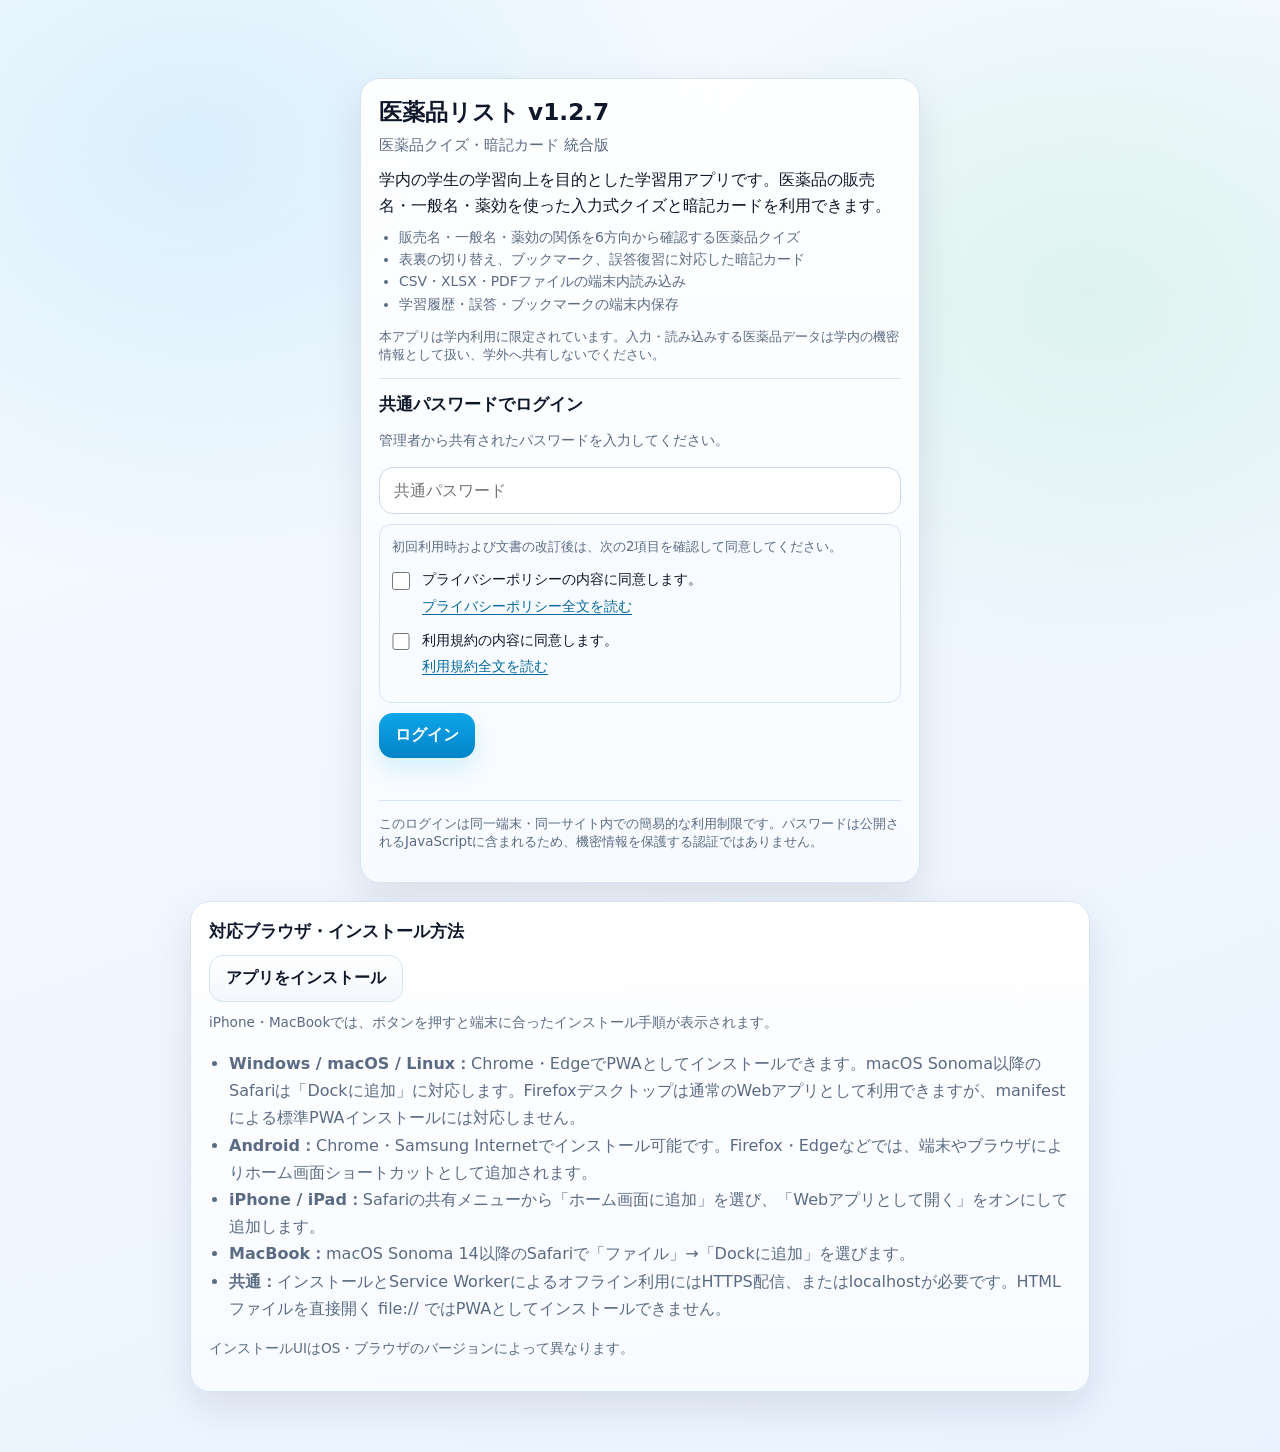
<file: index.html>
<!DOCTYPE html>
<html lang="ja">
<head>
  <meta charset="UTF-8">
  <meta name="viewport" content="width=device-width, initial-scale=1.0, viewport-fit=cover">
  <meta name="theme-color" content="#0ea5e9">
  <meta name="referrer" content="strict-origin-when-cross-origin">
  <meta name="apple-mobile-web-app-capable" content="yes">
  <meta name="apple-mobile-web-app-status-bar-style" content="default">
  <meta name="apple-mobile-web-app-title" content="医薬品リスト v1.2.7">
  <meta name="mobile-web-app-capable" content="yes">
  <link rel="manifest" href="./manifest.json">
  <link rel="icon" href="./icons/icon.svg" type="image/svg+xml">
  <link rel="apple-touch-icon" href="./icons/apple-touch-icon.png">
  <link rel="stylesheet" href="./2.style.css">
  <title>医薬品リスト v1.2.7</title>
</head>
<body>
<div class="app">
  <section id="loginScreen" class="screen active">
    <div class="card loginCard">
      <div class="brand">
        <h1>医薬品リスト v1.2.7</h1>
        <p>医薬品クイズ・暗記カード 統合版</p>
      </div>
      <p class="publicAppDescription">学内の学生の学習向上を目的とした学習用アプリです。医薬品の販売名・一般名・薬効を使った入力式クイズと暗記カードを利用できます。</p>
      <ul class="publicAppFeatures">
        <li>販売名・一般名・薬効の関係を6方向から確認する医薬品クイズ</li>
        <li>表裏の切り替え、ブックマーク、誤答復習に対応した暗記カード</li>
        <li>CSV・XLSX・PDFファイルの端末内読み込み</li>
        <li>学習履歴・誤答・ブックマークの端末内保存</li>
      </ul>
      <p class="tiny">本アプリは学内利用に限定されています。入力・読み込みする医薬品データは学内の機密情報として扱い、学外へ共有しないでください。</p>
      <div class="divider"></div>
      <h2>共通パスワードでログイン</h2>
      <p class="sub">管理者から共有されたパスワードを入力してください。</p>
      <form id="loginForm" class="loginForm">
        <input id="commonPassword" type="password" autocomplete="current-password" placeholder="共通パスワード" required>
        <div class="consentGroup">
          <p class="consentIntro">初回利用時および文書の改訂後は、次の2項目を確認して同意してください。</p>
          <div class="consentItem"><input id="privacyConsent" type="checkbox"><label for="privacyConsent">プライバシーポリシーの内容に同意します。</label><a class="consentReadLink" href="./privacy-policy.html" target="_blank" rel="noopener">プライバシーポリシー全文を読む</a></div>
          <div class="consentItem"><input id="termsConsent" type="checkbox"><label for="termsConsent">利用規約の内容に同意します。</label><a class="consentReadLink" href="./terms-of-service.html" target="_blank" rel="noopener">利用規約全文を読む</a></div>
        </div>
        <button class="btn" type="submit">ログイン</button>
      </form>
      <p id="loginError" class="loginError" role="alert"></p>
      <p id="passwordSetupNotice" class="footerNote"></p>
      <div class="divider"></div>
      <p class="tiny">このログインは同一端末・同一サイト内での簡易的な利用制限です。パスワードは公開されるJavaScriptに含まれるため、機密情報を保護する認証ではありません。</p>
    </div>
    <div class="card browserCard">
      <h2>対応ブラウザ・インストール方法</h2>
      <button class="btn secondary" id="loginInstallBtn" type="button">アプリをインストール</button>
      <p class="footerNote">iPhone・MacBookでは、ボタンを押すと端末に合ったインストール手順が表示されます。</p>
      <ul>
        <li><b>Windows / macOS / Linux：</b>Chrome・EdgeでPWAとしてインストールできます。macOS Sonoma以降のSafariは「Dockに追加」に対応します。Firefoxデスクトップは通常のWebアプリとして利用できますが、manifestによる標準PWAインストールには対応しません。</li>
        <li><b>Android：</b>Chrome・Samsung Internetでインストール可能です。Firefox・Edgeなどでは、端末やブラウザによりホーム画面ショートカットとして追加されます。</li>
        <li><b>iPhone / iPad：</b>Safariの共有メニューから「ホーム画面に追加」を選び、「Webアプリとして開く」をオンにして追加します。</li>
        <li><b>MacBook：</b>macOS Sonoma 14以降のSafariで「ファイル」→「Dockに追加」を選びます。</li>
        <li><b>共通：</b>インストールとService Workerによるオフライン利用にはHTTPS配信、またはlocalhostが必要です。HTMLファイルを直接開く file:// ではPWAとしてインストールできません。</li>
      </ul>
      <p class="footerNote">インストールUIはOS・ブラウザのバージョンによって異なります。</p>
    </div>
  </section>

  <div id="workspace" class="hidden">
    <header>
      <div class="brand">
        <h1>医薬品リスト v1.2.7</h1>
        <p>医薬品クイズ・暗記カード 統合版</p>
      </div>
      <div class="headerActions">
        <span class="pill">PWA / オフライン対応</span>
        <button class="btn secondary small" id="installBtn" type="button">アプリをインストール</button>
        <button class="btn secondary small" id="logoutBtn" type="button">ログアウト</button>
      </div>
    </header>

    <section id="modeScreen" class="screen active">
      <div class="card modeHomeToolbar" style="margin-bottom:16px">
        <div class="modeHomeIntro">
          <h2>学習モードを選択</h2>
          <p class="sub">利用するモードを選択してください。選択後、データと出題設定を行えます。</p>
        </div>
        <div class="updateArea">
          <div class="row"><button class="btn secondary small" id="updateBtn" type="button" title="公開先の最新版を確認し、必要な更新を適用します">更新を確認</button><button class="btn secondary small" id="notificationPermissionBtn" type="button">通知を有効にする</button></div>
          <p class="footerNote">通知を有効にすると、GitHubで更新がCommitされた後にお知らせが届きます。アプリを閉じていても更新情報に気づけるため、更新の見落としを減らせます（管理者側のPush通知設定と端末の通知許可が必要です）。</p>
          <p id="updateHelp" class="footerNote" role="status">更新確認にはインターネット接続が必要です。GitHubへのCommit後、通知サービスから購読端末へ更新案内を自動配信します。端末内の設定・ブックマーク・学習履歴は通常の更新で保持されます。</p>
        </div>
      </div>
      <div class="grid">
        <div class="card modeCard">
          <div><div class="modeIcon">✍️</div><h2 style="margin-top:8px">医薬品クイズ</h2><p>販売名・一般名・薬効の関係を入力解答で確認します。正誤判定、結果集計、誤答復習、学習履歴に対応します。</p></div>
          <button class="btn" id="chooseQuizBtn" type="button">医薬品クイズを選択</button>
        </div>
        <div class="card modeCard">
          <div><div class="modeIcon">🗂️</div><h2 style="margin-top:8px">暗記カード</h2><p>カードをタップして表裏を切り替えます。スマートフォンでの左右フリック移動、ブックマーク、色分け、保存済みカードだけの学習に対応します。</p></div>
          <button class="btn success" id="chooseFlashBtn" type="button">暗記カードを選択</button>
        </div>
      </div>
      <p class="footerNote">学習補助用アプリです。医療・調剤などの実務では、必ず公的資料や最新の製品資料で再確認してください。</p>
    </section>

    <section id="menuScreen" class="screen">
      <div class="menuToolbar">
        <div><span class="badge" id="modeBadge">医薬品クイズ</span></div>
        <button class="btn secondary" id="changeModeBtn" type="button">モード選択へ戻る</button>
      </div>
      <div class="grid">
        <div class="card">
          <h2>データ入力</h2>
          <div class="csvInstructions">
            <p class="sub">1. CSV・XLSX・PDFのいずれかを選択してください。</p>
            <p class="sub">2. 列順は <strong>A列：販売名 ／ B列：一般名 ／ C列：薬効</strong> です。</p>
            <p class="sub">3. CSV・XLSXは1行目を見出しとして除外し、2行目から読み込みます。PDFは文字選択可能な表を読み込みます。</p>
            <p class="sub">4. ファイルを一覧から選び、「選択したファイルを読み込む」を押してください。</p>
          </div>
          <input id="dataFilesInput" class="fileInput" type="file" accept=".csv,.xlsx,.pdf,text/csv,application/vnd.openxmlformats-officedocument.spreadsheetml.sheet,application/pdf" multiple>
          <p class="tiny">データは端末内で解析します。XLSXは先頭シート、PDFは全ページが対象です。PDFは同じ列配置の文字選択可能な3列表に対応し、スキャン画像のみのPDFは読み込めません。PDF解析ライブラリの初回取得にはインターネット接続が必要です。</p>
          <div id="uploadedFilesList" class="uploadedFilesList" aria-live="polite"><div class="muted">ファイルはまだ追加されていません。</div></div>
          <div class="row status">
            <span class="muted" id="loadStatus">未読み込み</span>
            <button class="btn secondary" id="loadDataBtn" type="button" disabled>選択したファイルを読み込む</button>
            <button class="btn danger" id="clearInputDataBtn" type="button">入力済みデータを削除</button>
          </div>
          <p id="selectedFileStatus" class="tiny" role="status"></p>
          <textarea id="sharedDataInput" hidden aria-hidden="true"></textarea>
        </div>
        <div class="card">
          <h2 id="modeSettingsTitle">出題設定</h2>
          <p class="sub" id="modeSettingsDescription">出題したい方向を1つ以上選択してください。選択したパターンを混ぜて出題します。</p>
          <div class="checklist" id="patternList">
            <label class="check"><input type="checkbox" value="sales_to_generic" checked><div><b>販売名 → 一般名</b><span>販売名から一般名を答える</span></div></label>
            <label class="check"><input type="checkbox" value="generic_to_sales" checked><div><b>一般名 → 販売名</b><span>一般名から販売名を答える</span></div></label>
            <label class="check"><input type="checkbox" value="sales_to_effect" checked><div><b>販売名 → 薬効</b><span>販売名から薬効を答える</span></div></label>
            <label class="check"><input type="checkbox" value="effect_to_sales" checked><div><b>薬効 → 販売名</b><span>薬効から販売名を答える</span></div></label>
            <label class="check"><input type="checkbox" value="generic_to_effect" checked><div><b>一般名 → 薬効</b><span>一般名から薬効を答える</span></div></label>
            <label class="check"><input type="checkbox" value="effect_to_generic" checked><div><b>薬効 → 一般名</b><span>薬効から一般名を答える</span></div></label>
          </div>
          <div class="rangeControl">
            <label class="rangeTitle" for="quizOrderMode"><b id="quizOrderLabel">出題順</b></label>
            <select id="quizOrderMode" class="selectControl"><option value="random">ランダム</option><option value="ordered">入力順（先頭から）</option></select>
            <div id="medicineRangeSetting">
              <label class="rangeTitle" for="quizRangeMode"><b id="quizRangeLabel">出題する医薬品</b></label>
              <select id="quizRangeMode" class="selectControl"><option value="all">すべての医薬品</option><option value="custom">カスタム（行の範囲指定）</option></select>
              <label class="rangeTitle" for="quizRangeInput">行の範囲</label>
              <input id="quizRangeInput" class="rangeInput" type="text" placeholder="例：1-10,21-30" disabled>
              <p class="rangeHelp" id="quizRangeHelp">例：<b>1-10,21-30</b>（1～10行目と21～30行目）。空行・不正行・重複行を除外した後の番号です。最大108問。</p>
            </div>
          </div>
          <div id="quizBookmarkOnlySetting" class="crossModeSetting">
            <div class="divider"></div>
            <label class="check"><input type="checkbox" id="quizBookmarkedOnly"><div><b>暗記カードでブックマークした問題だけ出題</b><span>選択したブックマークの問題だけを出題します。</span></div></label>
            <div id="quizBookmarkSelection" class="bookmarkFilterPanel hidden">
              <div class="spaced"><b>出題するブックマーク</b><span id="quizBookmarkSelectionCount" class="tiny">0件選択</span></div>
              <div class="row" style="margin-bottom:8px"><button class="btn secondary small" id="selectAllQuizBookmarksBtn" type="button">すべて選択</button><button class="btn secondary small" id="clearQuizBookmarksSelectionBtn" type="button">すべて解除</button></div>
              <div id="quizBookmarkOptions" class="bookmarkFilterOptions"></div>
            </div>
          </div>
          <div id="flashcardOnlySetting" class="hidden">
            <div class="divider"></div>
            <label class="check"><input type="checkbox" id="bookmarkedOnly"><div><b>ブックマークしたものだけ見る</b><span>保存済みカードのみを表示します。</span></div></label>
            <label class="check" style="margin-top:9px"><input type="checkbox" id="flashcardQuizWrongsOnly"><div><b>クイズで誤答した問題だけ見る</b><span>誤答した医薬品・出題方向に限定します。</span></div></label>
            <div id="flashBookmarkSelection" class="bookmarkFilterPanel hidden">
              <div class="spaced"><b>表示するブックマーク</b><span id="flashBookmarkSelectionCount" class="tiny">0件選択</span></div>
              <div class="row" style="margin-bottom:8px"><button class="btn secondary small" id="selectAllFlashBookmarksBtn" type="button">すべて選択</button><button class="btn secondary small" id="clearFlashBookmarksSelectionBtn" type="button">すべて解除</button></div>
              <div id="flashBookmarkOptions" class="bookmarkFilterOptions"></div>
            </div>
          </div>
          <div class="divider"></div>
          <div class="row" style="margin-top:12px">
            <button class="btn success" id="startModeBtn" type="button" style="flex:1">学習を開始</button>
            <button class="btn secondary" id="resumeModeBtn" type="button" style="flex:1" hidden>中断したセッションを再開</button>
          </div>
          <p class="footerNote">重複するデータ行は自動で除外されます。このアプリは学習補助用です。</p>
        </div>
      </div>

      <div class="grid" style="margin-top:16px">
        <div class="card" id="bookmarkListSection">
          <div class="spaced"><h2>ブックマーク一覧</h2><span class="badge bookmarked" id="bookmarkCount">0件</span></div>
          <div class="row" style="margin-bottom:10px"><button class="btn secondary" id="toggleBookmarksBtn" type="button">表示 / 非表示</button><button class="btn secondary" id="clearBookmarksBtn" type="button">ブックマークを消去</button></div>
          <div id="bookmarkList" class="list"></div>
        </div>
        <div class="card">
          <div class="spaced"><h2>直近の誤答</h2><span class="badge warn" id="wrongCount">0件</span></div>
          <div class="row" style="margin-bottom:10px">
            <button class="btn warn" id="reviewAllWrongsBtn" type="button" disabled>誤答を総復習</button><button class="btn secondary" id="toggleWrongsBtn" type="button">表示 / 非表示</button>
            <button class="btn secondary" id="exportWrongCsvBtn" type="button">誤答CSV出力</button>
            <button class="btn secondary" id="clearWrongsBtn" type="button">誤答一覧を消去</button>
          </div>
          <div id="wrongList" class="list"></div>
          <p class="tiny">CSV項目：誤答日時・出題形式・問題・正答・入力内容</p>
        </div>
      </div>
      <div class="card" id="quizHistorySection" style="margin-top:16px">
        <div class="spaced"><h2>クイズの学習履歴</h2><button class="btn secondary" id="clearHistoryBtn" type="button">履歴を消去</button></div>
        <p class="sub">医薬品クイズで解いた結果を記録します。最新10件を表示します。</p>
        <div id="historyList" class="list"></div>
      </div>
      <div class="card" style="margin-top:16px">
        <h2>操作方法</h2>
        <p class="sub" id="usageText">選択したモードの操作方法を表示します。</p>
        <p class="footerNote">薬剤データはこの端末内で処理します。医薬品情報は改訂されるため、実務上の判断には必ず最新の公的資料・添付文書等を使用してください。</p>
      </div>
    </section>

    <section id="quizFrameWrap" class="frameWrap"><iframe id="quizFrame" class="appFrame" title="医薬品クイズ"></iframe></section>
    <section id="flashFrameWrap" class="frameWrap"><iframe id="flashFrame" class="appFrame" title="暗記カード"></iframe></section>
    <footer class="legalFooter">
      <p>学内学習用アプリです。医薬品データは機密情報として扱い、学外へ共有しないでください。</p>
      <a href="./privacy-policy.html" target="_blank" rel="noopener">プライバシーポリシー</a> |
      <a href="./terms-of-service.html" target="_blank" rel="noopener">利用規約（Terms of Service）</a>
    </footer>
  </div>
</div>
<dialog id="updateNoticeDialog" class="installDialog updateNoticeDialog">
  <div class="installDialogBody">
    <h2 id="updateNoticeTitle">更新情報</h2>
    <div id="updateNoticeBody" class="installDialogText"></div>
    <div class="row" style="justify-content:flex-end;margin-top:18px">
      <button class="btn secondary" id="updateNoticeLater" type="button">後で</button>
      <button class="btn success" id="updateNoticeApply" type="button" hidden>今すぐ更新</button>
    </div>
  </div>
</dialog>
<dialog id="installDialog" class="installDialog">
  <div class="installDialogBody">
    <h2 id="installDialogTitle">アプリをインストール</h2>
    <div id="installDialogText" class="installDialogText"></div>
    <div class="row" style="justify-content:flex-end;margin-top:18px">
      <button class="btn secondary" id="installDialogClose" type="button">閉じる</button>
    </div>
  </div>
</dialog>
<script src="./data/config.local.js" onerror="this.remove()"></script>
<script src="./data/config.js"></script>
<script src="./database.js"></script>
<script src="./csv-reader.js"></script>
<script src="./xlsx-reader.js"></script>
<script src="./pdf-reader.js"></script>
<script src="./3.app.js" defer></script>
</body>
</html>
</file>
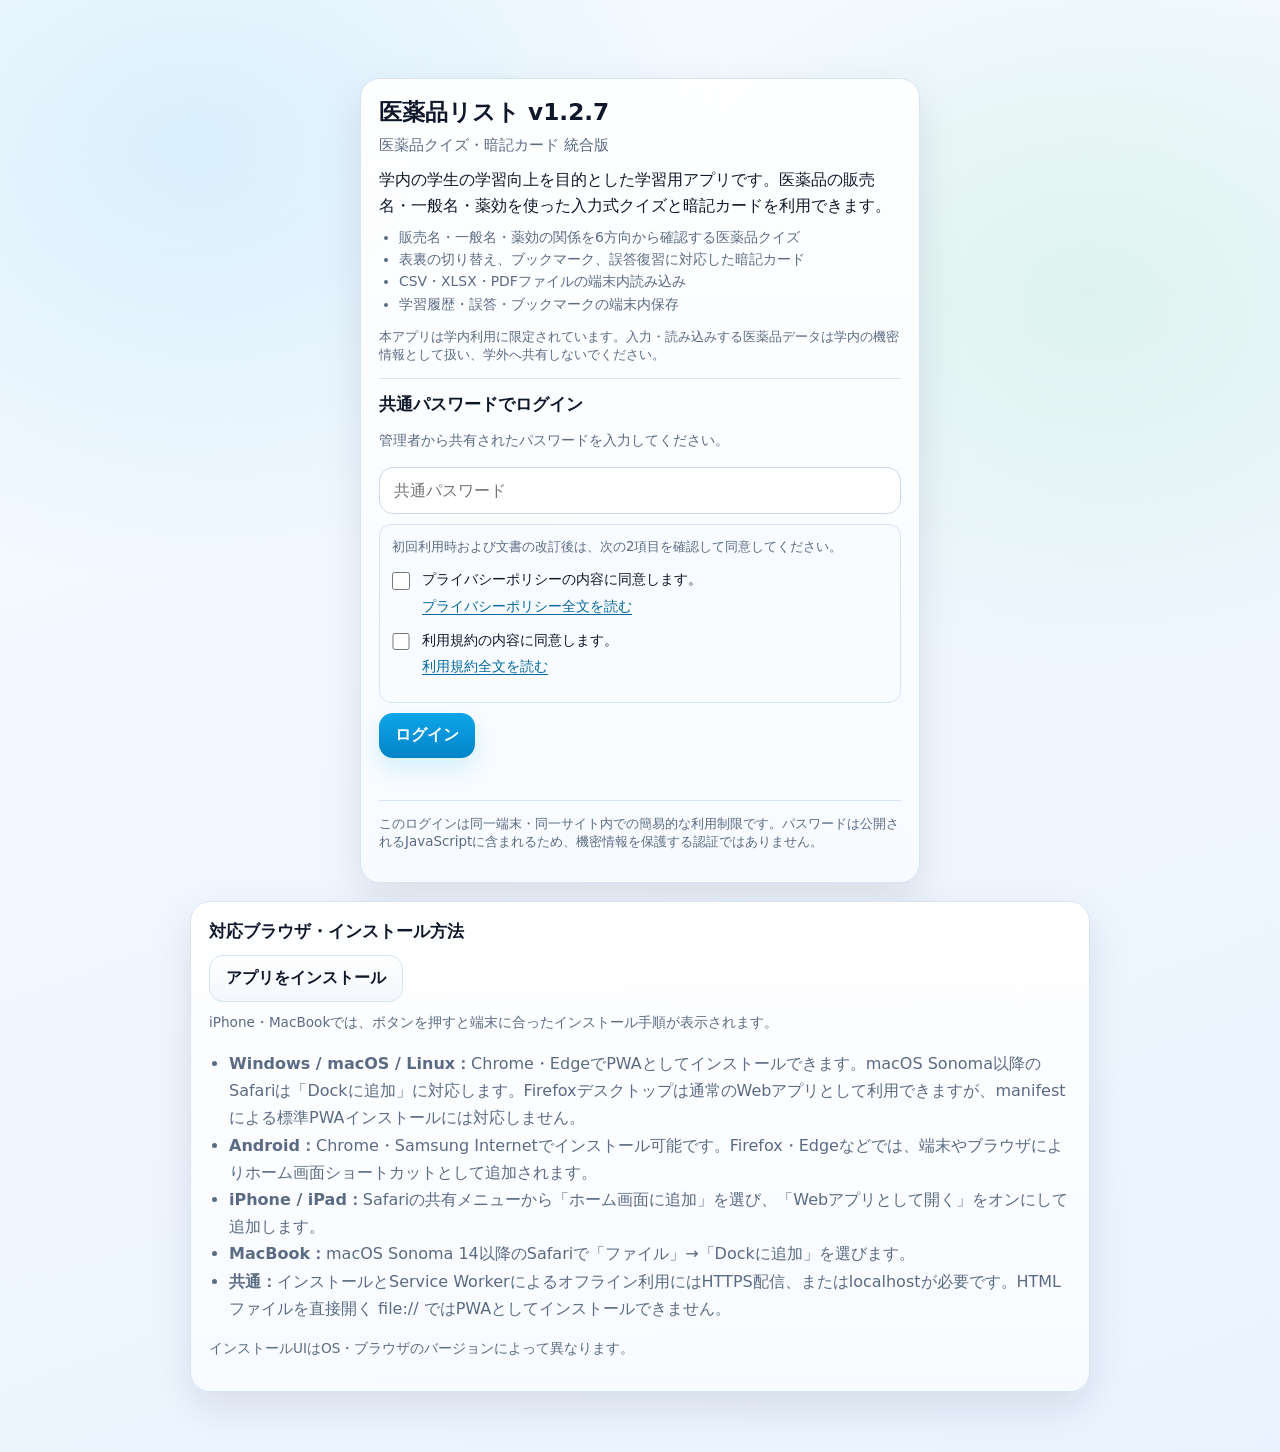
<file: 1.indel.html>
<!DOCTYPE html>
<html lang="ja">
<head>
  <meta charset="UTF-8">
  <meta name="viewport" content="width=device-width, initial-scale=1.0, viewport-fit=cover">
  <meta name="theme-color" content="#0ea5e9">
  <meta name="apple-mobile-web-app-capable" content="yes">
  <meta name="apple-mobile-web-app-status-bar-style" content="default">
  <meta name="apple-mobile-web-app-title" content="医薬品リスト v1.2.7">
  <meta name="mobile-web-app-capable" content="yes">
  <link rel="manifest" href="./manifest.json">
  <link rel="icon" href="./icons/icon.svg" type="image/svg+xml">
  <link rel="apple-touch-icon" href="./icons/apple-touch-icon.png">
  <link rel="stylesheet" href="./2.style.css">
  <title>医薬品リスト v1.2.7</title>
</head>
<body>
<div class="app">
  <section id="loginScreen" class="screen active">
    <div class="card loginCard">
      <div class="brand">
        <h1>医薬品リスト v1.2.7</h1>
        <p>医薬品クイズ・暗記カード 統合版</p>
      </div>
      <p class="publicAppDescription">学内の学生の学習向上を目的とした学習用アプリです。医薬品の販売名・一般名・薬効を使った入力式クイズと暗記カードを利用できます。</p>
      <ul class="publicAppFeatures">
        <li>販売名・一般名・薬効の関係を6方向から確認する医薬品クイズ</li>
        <li>表裏の切り替え、ブックマーク、誤答復習に対応した暗記カード</li>
        <li>CSV・XLSX・PDFファイルの端末内読み込み</li>
        <li>学習履歴・誤答・ブックマークの端末内保存</li>
      </ul>
      <p class="tiny">本アプリは学内利用に限定されています。入力・読み込みする医薬品データは学内の機密情報として扱い、学外へ共有しないでください。</p>
      <div class="divider"></div>
      <h2>共通パスワードでログイン</h2>
      <p class="sub">管理者から共有されたパスワードを入力してください。</p>
      <form id="loginForm" class="loginForm">
        <input id="commonPassword" type="password" autocomplete="current-password" placeholder="共通パスワード" required>
        <div class="consentGroup">
          <p class="consentIntro">初回利用時および文書の改訂後は、次の2項目を確認して同意してください。</p>
          <div class="consentItem"><input id="privacyConsent" type="checkbox"><label for="privacyConsent">プライバシーポリシーの内容に同意します。</label><a class="consentReadLink" href="./privacy-policy.html" target="_blank" rel="noopener">プライバシーポリシー全文を読む</a></div>
          <div class="consentItem"><input id="termsConsent" type="checkbox"><label for="termsConsent">利用規約の内容に同意します。</label><a class="consentReadLink" href="./terms-of-service.html" target="_blank" rel="noopener">利用規約全文を読む</a></div>
        </div>
        <button class="btn" type="submit">ログイン</button>
      </form>
      <p id="loginError" class="loginError" role="alert"></p>
      <p id="passwordSetupNotice" class="footerNote"></p>
      <div class="divider"></div>
      <p class="tiny">このログインは同一端末・同一サイト内での簡易的な利用制限です。パスワードは公開されるJavaScriptに含まれるため、機密情報を保護する認証ではありません。</p>
    </div>
    <div class="card browserCard">
      <h2>対応ブラウザ・インストール方法</h2>
      <button class="btn secondary" id="loginInstallBtn" type="button">アプリをインストール</button>
      <p class="footerNote">iPhone・MacBookでは、ボタンを押すと端末に合ったインストール手順が表示されます。</p>
      <ul>
        <li><b>Windows / macOS / Linux：</b>Chrome・EdgeでPWAとしてインストールできます。macOS Sonoma以降のSafariは「Dockに追加」に対応します。Firefoxデスクトップは通常のWebアプリとして利用できますが、manifestによる標準PWAインストールには対応しません。</li>
        <li><b>Android：</b>Chrome・Samsung Internetでインストール可能です。Firefox・Edgeなどでは、端末やブラウザによりホーム画面ショートカットとして追加されます。</li>
        <li><b>iPhone / iPad：</b>Safariの共有メニューから「ホーム画面に追加」を選び、「Webアプリとして開く」をオンにして追加します。</li>
        <li><b>MacBook：</b>macOS Sonoma 14以降のSafariで「ファイル」→「Dockに追加」を選びます。</li>
        <li><b>共通：</b>インストールとService Workerによるオフライン利用にはHTTPS配信、またはlocalhostが必要です。HTMLファイルを直接開く file:// ではPWAとしてインストールできません。</li>
      </ul>
      <p class="footerNote">インストールUIはOS・ブラウザのバージョンによって異なります。</p>
    </div>
  </section>

  <div id="workspace" class="hidden">
    <header>
      <div class="brand">
        <h1>医薬品リスト v1.2.7</h1>
        <p>医薬品クイズ・暗記カード 統合版</p>
      </div>
      <div class="headerActions">
        <span class="pill">PWA / オフライン対応</span>
        <button class="btn secondary small" id="installBtn" type="button">アプリをインストール</button>
        <button class="btn secondary small" id="logoutBtn" type="button">ログアウト</button>
      </div>
    </header>

    <section id="modeScreen" class="screen active">
      <div class="card modeHomeToolbar" style="margin-bottom:16px">
        <div class="modeHomeIntro">
          <h2>学習モードを選択</h2>
          <p class="sub">利用するモードを選択してください。選択後、データと出題設定を行えます。</p>
        </div>
        <div class="updateArea">
          <div class="row"><button class="btn secondary small" id="updateBtn" type="button" title="公開先の最新版を確認し、必要な更新を適用します">更新を確認</button><button class="btn secondary small" id="notificationPermissionBtn" type="button">通知を有効にする</button></div>
          <p id="updateHelp" class="footerNote" role="status">更新確認にはインターネット接続が必要です。公開版番号と更新内容を確認し、新しいアプリファイルが取得できた場合に適用できます。通常の更新で端末内の設定・ブックマーク・学習履歴を削除する必要はありません。</p>
        </div>
      </div>
      <div class="grid">
        <div class="card modeCard">
          <div><div class="modeIcon">✍️</div><h2 style="margin-top:8px">医薬品クイズ</h2><p>販売名・一般名・薬効の関係を入力解答で確認します。正誤判定、結果集計、誤答復習、学習履歴に対応します。</p></div>
          <button class="btn" id="chooseQuizBtn" type="button">医薬品クイズを選択</button>
        </div>
        <div class="card modeCard">
          <div><div class="modeIcon">🗂️</div><h2 style="margin-top:8px">暗記カード</h2><p>カードをタップして表裏を切り替えます。スマートフォンでの左右フリック移動、ブックマーク、色分け、保存済みカードだけの学習に対応します。</p></div>
          <button class="btn success" id="chooseFlashBtn" type="button">暗記カードを選択</button>
        </div>
      </div>
      <p class="footerNote">学習補助用アプリです。医療・調剤などの実務では、必ず公的資料や最新の製品資料で再確認してください。</p>
    </section>

    <section id="menuScreen" class="screen">
      <div class="menuToolbar">
        <div><span class="badge" id="modeBadge">医薬品クイズ</span></div>
        <button class="btn secondary" id="changeModeBtn" type="button">モード選択へ戻る</button>
      </div>
      <div class="grid">
        <div class="card">
          <h2>データ入力</h2>
          <div class="csvInstructions">
            <p class="sub">1. CSV・XLSX・PDFのいずれかを選択してください。</p>
            <p class="sub">2. 列順は <strong>A列：販売名 ／ B列：一般名 ／ C列：薬効</strong> です。</p>
            <p class="sub">3. CSV・XLSXは1行目を見出しとして除外し、2行目から読み込みます。PDFは文字選択可能な表を読み込みます。</p>
            <p class="sub">4. ファイルを一覧から選び、「選択したファイルを読み込む」を押してください。</p>
          </div>
          <input id="dataFilesInput" class="fileInput" type="file" accept=".csv,.xlsx,.pdf,text/csv,application/vnd.openxmlformats-officedocument.spreadsheetml.sheet,application/pdf" multiple>
          <p class="tiny">データは端末内で解析します。XLSXは先頭シート、PDFは全ページが対象です。PDFは同じ列配置の文字選択可能な3列表に対応し、スキャン画像のみのPDFは読み込めません。PDF解析ライブラリの初回取得にはインターネット接続が必要です。</p>
          <div id="uploadedFilesList" class="uploadedFilesList" aria-live="polite"><div class="muted">ファイルはまだ追加されていません。</div></div>
          <div class="row status">
            <span class="muted" id="loadStatus">未読み込み</span>
            <button class="btn secondary" id="loadDataBtn" type="button" disabled>選択したファイルを読み込む</button>
            <button class="btn danger" id="clearInputDataBtn" type="button">入力済みデータを削除</button>
          </div>
          <p id="selectedFileStatus" class="tiny" role="status"></p>
          <textarea id="sharedDataInput" hidden aria-hidden="true"></textarea>
        </div>
        <div class="card">
          <h2 id="modeSettingsTitle">出題設定</h2>
          <p class="sub" id="modeSettingsDescription">出題したい方向を1つ以上選択してください。選択したパターンを混ぜて出題します。</p>
          <div class="checklist" id="patternList">
            <label class="check"><input type="checkbox" value="sales_to_generic" checked><div><b>販売名 → 一般名</b><span>販売名から一般名を答える</span></div></label>
            <label class="check"><input type="checkbox" value="generic_to_sales" checked><div><b>一般名 → 販売名</b><span>一般名から販売名を答える</span></div></label>
            <label class="check"><input type="checkbox" value="sales_to_effect" checked><div><b>販売名 → 薬効</b><span>販売名から薬効を答える</span></div></label>
            <label class="check"><input type="checkbox" value="effect_to_sales" checked><div><b>薬効 → 販売名</b><span>薬効から販売名を答える</span></div></label>
            <label class="check"><input type="checkbox" value="generic_to_effect" checked><div><b>一般名 → 薬効</b><span>一般名から薬効を答える</span></div></label>
            <label class="check"><input type="checkbox" value="effect_to_generic" checked><div><b>薬効 → 一般名</b><span>薬効から一般名を答える</span></div></label>
          </div>
          <div class="rangeControl">
            <label class="rangeTitle" for="quizOrderMode"><b id="quizOrderLabel">出題順</b></label>
            <select id="quizOrderMode" class="selectControl"><option value="random">ランダム</option><option value="ordered">入力順（先頭から）</option></select>
            <div id="medicineRangeSetting">
              <label class="rangeTitle" for="quizRangeMode"><b id="quizRangeLabel">出題する医薬品</b></label>
              <select id="quizRangeMode" class="selectControl"><option value="all">すべての医薬品</option><option value="custom">カスタム（行の範囲指定）</option></select>
              <label class="rangeTitle" for="quizRangeInput">行の範囲</label>
              <input id="quizRangeInput" class="rangeInput" type="text" placeholder="例：1-10,21-30" disabled>
              <p class="rangeHelp" id="quizRangeHelp">例：<b>1-10,21-30</b>（1～10行目と21～30行目）。空行・不正行・重複行を除外した後の番号です。最大108問。</p>
            </div>
          </div>
          <div id="quizBookmarkOnlySetting" class="crossModeSetting">
            <div class="divider"></div>
            <label class="check"><input type="checkbox" id="quizBookmarkedOnly"><div><b>暗記カードでブックマークした問題だけ出題</b><span>選択したブックマークの問題だけを出題します。</span></div></label>
            <div id="quizBookmarkSelection" class="bookmarkFilterPanel hidden">
              <div class="spaced"><b>出題するブックマーク</b><span id="quizBookmarkSelectionCount" class="tiny">0件選択</span></div>
              <div class="row" style="margin-bottom:8px"><button class="btn secondary small" id="selectAllQuizBookmarksBtn" type="button">すべて選択</button><button class="btn secondary small" id="clearQuizBookmarksSelectionBtn" type="button">すべて解除</button></div>
              <div id="quizBookmarkOptions" class="bookmarkFilterOptions"></div>
            </div>
          </div>
          <div id="flashcardOnlySetting" class="hidden">
            <div class="divider"></div>
            <label class="check"><input type="checkbox" id="bookmarkedOnly"><div><b>ブックマークしたものだけ見る</b><span>保存済みカードのみを表示します。</span></div></label>
            <label class="check" style="margin-top:9px"><input type="checkbox" id="flashcardQuizWrongsOnly"><div><b>クイズで誤答した問題だけ見る</b><span>誤答した医薬品・出題方向に限定します。</span></div></label>
            <div id="flashBookmarkSelection" class="bookmarkFilterPanel hidden">
              <div class="spaced"><b>表示するブックマーク</b><span id="flashBookmarkSelectionCount" class="tiny">0件選択</span></div>
              <div class="row" style="margin-bottom:8px"><button class="btn secondary small" id="selectAllFlashBookmarksBtn" type="button">すべて選択</button><button class="btn secondary small" id="clearFlashBookmarksSelectionBtn" type="button">すべて解除</button></div>
              <div id="flashBookmarkOptions" class="bookmarkFilterOptions"></div>
            </div>
          </div>
          <div class="divider"></div>
          <button class="btn success" id="startModeBtn" type="button" style="width:100%">学習を開始</button>
          <p class="footerNote">重複するデータ行は自動で除外されます。このアプリは学習補助用です。</p>
        </div>
      </div>

      <div class="grid" style="margin-top:16px">
        <div class="card" id="bookmarkListSection">
          <div class="spaced"><h2>ブックマーク一覧</h2><span class="badge bookmarked" id="bookmarkCount">0件</span></div>
          <div class="row" style="margin-bottom:10px"><button class="btn secondary" id="toggleBookmarksBtn" type="button">表示 / 非表示</button><button class="btn secondary" id="clearBookmarksBtn" type="button">ブックマークを消去</button></div>
          <div id="bookmarkList" class="list"></div>
        </div>
        <div class="card">
          <div class="spaced"><h2>直近の誤答</h2><span class="badge warn" id="wrongCount">0件</span></div>
          <div class="row" style="margin-bottom:10px">
            <button class="btn warn" id="reviewAllWrongsBtn" type="button" disabled>誤答を総復習</button><button class="btn secondary" id="toggleWrongsBtn" type="button">表示 / 非表示</button>
            <button class="btn secondary" id="exportWrongCsvBtn" type="button">誤答CSV出力</button>
            <button class="btn secondary" id="clearWrongsBtn" type="button">誤答一覧を消去</button>
          </div>
          <div id="wrongList" class="list"></div>
          <p class="tiny">CSV項目：誤答日時・出題形式・問題・正答・入力内容</p>
        </div>
      </div>
      <div class="card" id="quizHistorySection" style="margin-top:16px">
        <div class="spaced"><h2>クイズの学習履歴</h2><button class="btn secondary" id="clearHistoryBtn" type="button">履歴を消去</button></div>
        <p class="sub">医薬品クイズで解いた結果を記録します。最新10件を表示します。</p>
        <div id="historyList" class="list"></div>
      </div>
      <div class="card" style="margin-top:16px">
        <h2>操作方法</h2>
        <p class="sub" id="usageText">選択したモードの操作方法を表示します。</p>
        <p class="footerNote">薬剤データはこの端末内で処理します。医薬品情報は改訂されるため、実務上の判断には必ず最新の公的資料・添付文書等を使用してください。</p>
      </div>
    </section>

    <section id="quizFrameWrap" class="frameWrap"><iframe id="quizFrame" class="appFrame" title="医薬品クイズ"></iframe></section>
    <section id="flashFrameWrap" class="frameWrap"><iframe id="flashFrame" class="appFrame" title="暗記カード"></iframe></section>
    <footer class="legalFooter">
      <p>学内学習用アプリです。医薬品データは機密情報として扱い、学外へ共有しないでください。</p>
      <a href="./privacy-policy.html" target="_blank" rel="noopener">プライバシーポリシー</a> |
      <a href="./terms-of-service.html" target="_blank" rel="noopener">利用規約（Terms of Service）</a>
    </footer>
  </div>
</div>
<dialog id="updateNoticeDialog" class="installDialog updateNoticeDialog">
  <div class="installDialogBody">
    <h2 id="updateNoticeTitle">更新情報</h2>
    <div id="updateNoticeBody" class="installDialogText"></div>
    <div class="row" style="justify-content:flex-end;margin-top:18px">
      <button class="btn secondary" id="updateNoticeLater" type="button">後で</button>
      <button class="btn success" id="updateNoticeApply" type="button" hidden>今すぐ更新</button>
    </div>
  </div>
</dialog>
<dialog id="installDialog" class="installDialog">
  <div class="installDialogBody">
    <h2 id="installDialogTitle">アプリをインストール</h2>
    <div id="installDialogText" class="installDialogText"></div>
    <div class="row" style="justify-content:flex-end;margin-top:18px">
      <button class="btn secondary" id="installDialogClose" type="button">閉じる</button>
    </div>
  </div>
</dialog>
<script src="./data/config.local.js" onerror="this.remove()"></script>
<script src="./data/config.js"></script>
<script src="./database.js"></script>
<script src="./csv-reader.js"></script>
<script src="./xlsx-reader.js"></script>
<script src="./pdf-reader.js"></script>
<script src="./3.app.js" defer></script>
</body>
</html>
</file>
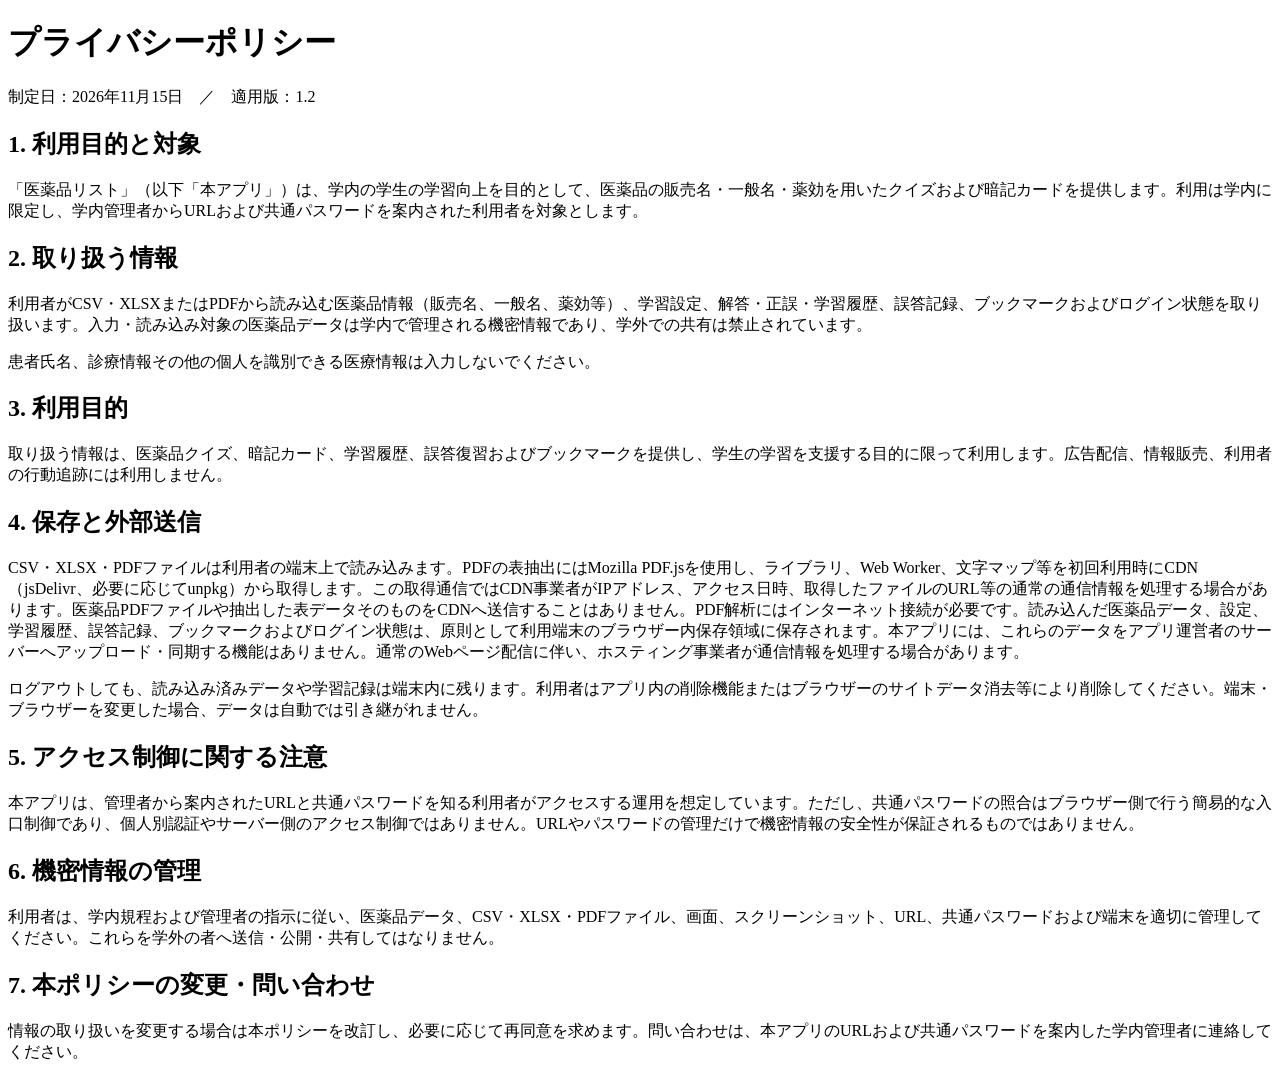
<file: privacy-policy.html>
<!doctype html>
<html lang="ja">
<head>
  <meta charset="utf-8">
  <meta name="viewport" content="width=device-width, initial-scale=1">
  <title>プライバシーポリシー - 医薬品リスト</title>
</head>
<body>
  <h1>プライバシーポリシー</h1>
  <p>制定日：2026年11月15日　／　適用版：1.2</p>

  <h2>1. 利用目的と対象</h2>
  <p>「医薬品リスト」（以下「本アプリ」）は、学内の学生の学習向上を目的として、医薬品の販売名・一般名・薬効を用いたクイズおよび暗記カードを提供します。利用は学内に限定し、学内管理者からURLおよび共通パスワードを案内された利用者を対象とします。</p>

  <h2>2. 取り扱う情報</h2>
  <p>利用者がCSV・XLSXまたはPDFから読み込む医薬品情報（販売名、一般名、薬効等）、学習設定、解答・正誤・学習履歴、誤答記録、ブックマークおよびログイン状態を取り扱います。入力・読み込み対象の医薬品データは学内で管理される機密情報であり、学外での共有は禁止されています。</p>
  <p>患者氏名、診療情報その他の個人を識別できる医療情報は入力しないでください。</p>

  <h2>3. 利用目的</h2>
  <p>取り扱う情報は、医薬品クイズ、暗記カード、学習履歴、誤答復習およびブックマークを提供し、学生の学習を支援する目的に限って利用します。広告配信、情報販売、利用者の行動追跡には利用しません。</p>

  <h2>4. 保存と外部送信</h2>
  <p>CSV・XLSX・PDFファイルは利用者の端末上で読み込みます。PDFの表抽出にはMozilla PDF.jsを使用し、ライブラリ、Web Worker、文字マップ等を初回利用時にCDN（jsDelivr、必要に応じてunpkg）から取得します。この取得通信ではCDN事業者がIPアドレス、アクセス日時、取得したファイルのURL等の通常の通信情報を処理する場合があります。医薬品PDFファイルや抽出した表データそのものをCDNへ送信することはありません。PDF解析にはインターネット接続が必要です。読み込んだ医薬品データ、設定、学習履歴、誤答記録、ブックマークおよびログイン状態は、原則として利用端末のブラウザー内保存領域に保存されます。本アプリには、これらのデータをアプリ運営者のサーバーへアップロード・同期する機能はありません。通常のWebページ配信に伴い、ホスティング事業者が通信情報を処理する場合があります。</p>
  <p>ログアウトしても、読み込み済みデータや学習記録は端末内に残ります。利用者はアプリ内の削除機能またはブラウザーのサイトデータ消去等により削除してください。端末・ブラウザーを変更した場合、データは自動では引き継がれません。</p>

  <h2>5. アクセス制御に関する注意</h2>
  <p>本アプリは、管理者から案内されたURLと共通パスワードを知る利用者がアクセスする運用を想定しています。ただし、共通パスワードの照合はブラウザー側で行う簡易的な入口制御であり、個人別認証やサーバー側のアクセス制御ではありません。URLやパスワードの管理だけで機密情報の安全性が保証されるものではありません。</p>

  <h2>6. 機密情報の管理</h2>
  <p>利用者は、学内規程および管理者の指示に従い、医薬品データ、CSV・XLSX・PDFファイル、画面、スクリーンショット、URL、共通パスワードおよび端末を適切に管理してください。これらを学外の者へ送信・公開・共有してはなりません。</p>

  <h2>7. 本ポリシーの変更・問い合わせ</h2>
  <p>情報の取り扱いを変更する場合は本ポリシーを改訂し、必要に応じて再同意を求めます。問い合わせは、本アプリのURLおよび共通パスワードを案内した学内管理者に連絡してください。</p>
</body>
</html>
</file>
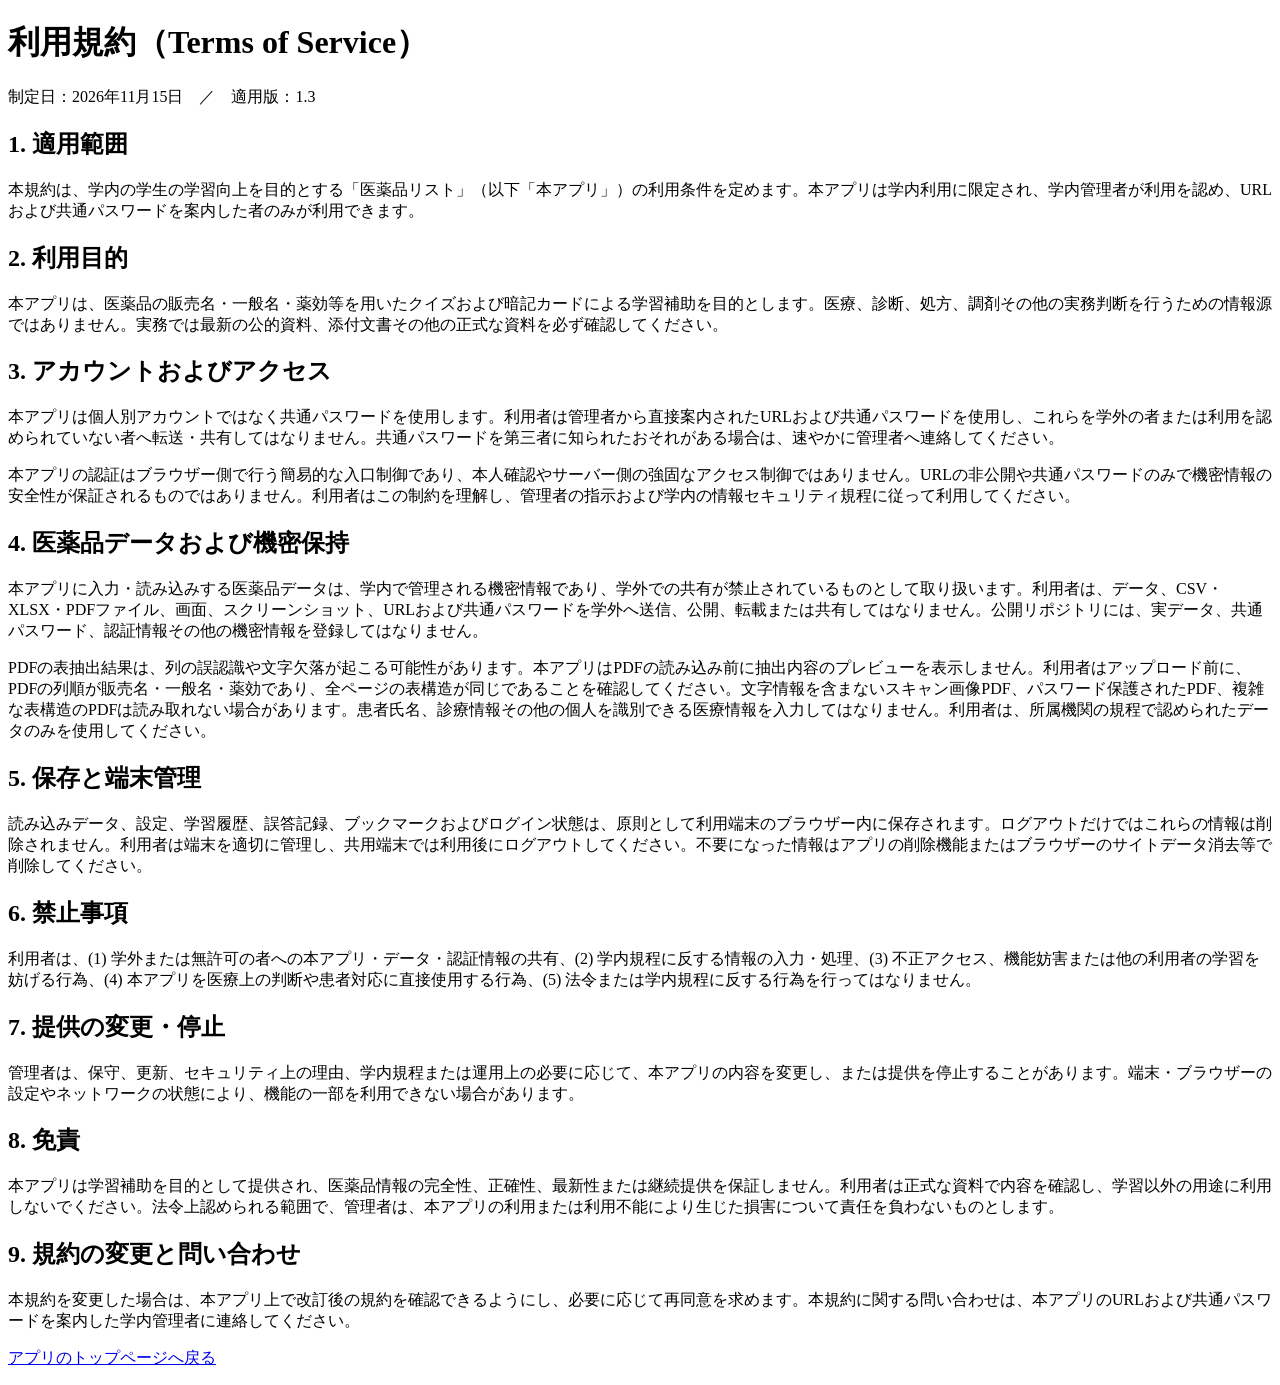
<file: terms-of-service.html>
<!doctype html>
<html lang="ja">
<head>
  <meta charset="utf-8">
  <meta name="viewport" content="width=device-width, initial-scale=1">
  <title>利用規約（Terms of Service）- 医薬品リスト</title>
</head>
<body>
  <h1>利用規約（Terms of Service）</h1>
  <p>制定日：2026年11月15日　／　適用版：1.3</p>

  <h2>1. 適用範囲</h2>
  <p>本規約は、学内の学生の学習向上を目的とする「医薬品リスト」（以下「本アプリ」）の利用条件を定めます。本アプリは学内利用に限定され、学内管理者が利用を認め、URLおよび共通パスワードを案内した者のみが利用できます。</p>

  <h2>2. 利用目的</h2>
  <p>本アプリは、医薬品の販売名・一般名・薬効等を用いたクイズおよび暗記カードによる学習補助を目的とします。医療、診断、処方、調剤その他の実務判断を行うための情報源ではありません。実務では最新の公的資料、添付文書その他の正式な資料を必ず確認してください。</p>

  <h2>3. アカウントおよびアクセス</h2>
  <p>本アプリは個人別アカウントではなく共通パスワードを使用します。利用者は管理者から直接案内されたURLおよび共通パスワードを使用し、これらを学外の者または利用を認められていない者へ転送・共有してはなりません。共通パスワードを第三者に知られたおそれがある場合は、速やかに管理者へ連絡してください。</p>
  <p>本アプリの認証はブラウザー側で行う簡易的な入口制御であり、本人確認やサーバー側の強固なアクセス制御ではありません。URLの非公開や共通パスワードのみで機密情報の安全性が保証されるものではありません。利用者はこの制約を理解し、管理者の指示および学内の情報セキュリティ規程に従って利用してください。</p>

  <h2>4. 医薬品データおよび機密保持</h2>
  <p>本アプリに入力・読み込みする医薬品データは、学内で管理される機密情報であり、学外での共有が禁止されているものとして取り扱います。利用者は、データ、CSV・XLSX・PDFファイル、画面、スクリーンショット、URLおよび共通パスワードを学外へ送信、公開、転載または共有してはなりません。公開リポジトリには、実データ、共通パスワード、認証情報その他の機密情報を登録してはなりません。</p>
  <p>PDFの表抽出結果は、列の誤認識や文字欠落が起こる可能性があります。本アプリはPDFの読み込み前に抽出内容のプレビューを表示しません。利用者はアップロード前に、PDFの列順が販売名・一般名・薬効であり、全ページの表構造が同じであることを確認してください。文字情報を含まないスキャン画像PDF、パスワード保護されたPDF、複雑な表構造のPDFは読み取れない場合があります。患者氏名、診療情報その他の個人を識別できる医療情報を入力してはなりません。利用者は、所属機関の規程で認められたデータのみを使用してください。</p>

  <h2>5. 保存と端末管理</h2>
  <p>読み込みデータ、設定、学習履歴、誤答記録、ブックマークおよびログイン状態は、原則として利用端末のブラウザー内に保存されます。ログアウトだけではこれらの情報は削除されません。利用者は端末を適切に管理し、共用端末では利用後にログアウトしてください。不要になった情報はアプリの削除機能またはブラウザーのサイトデータ消去等で削除してください。</p>

  <h2>6. 禁止事項</h2>
  <p>利用者は、(1) 学外または無許可の者への本アプリ・データ・認証情報の共有、(2) 学内規程に反する情報の入力・処理、(3) 不正アクセス、機能妨害または他の利用者の学習を妨げる行為、(4) 本アプリを医療上の判断や患者対応に直接使用する行為、(5) 法令または学内規程に反する行為を行ってはなりません。</p>

  <h2>7. 提供の変更・停止</h2>
  <p>管理者は、保守、更新、セキュリティ上の理由、学内規程または運用上の必要に応じて、本アプリの内容を変更し、または提供を停止することがあります。端末・ブラウザーの設定やネットワークの状態により、機能の一部を利用できない場合があります。</p>

  <h2>8. 免責</h2>
  <p>本アプリは学習補助を目的として提供され、医薬品情報の完全性、正確性、最新性または継続提供を保証しません。利用者は正式な資料で内容を確認し、学習以外の用途に利用しないでください。法令上認められる範囲で、管理者は、本アプリの利用または利用不能により生じた損害について責任を負わないものとします。</p>

  <h2>9. 規約の変更と問い合わせ</h2>
  <p>本規約を変更した場合は、本アプリ上で改訂後の規約を確認できるようにし、必要に応じて再同意を求めます。本規約に関する問い合わせは、本アプリのURLおよび共通パスワードを案内した学内管理者に連絡してください。</p>

  <p><a href="./index.html">アプリのトップページへ戻る</a></p>
</body>
</html>
</file>
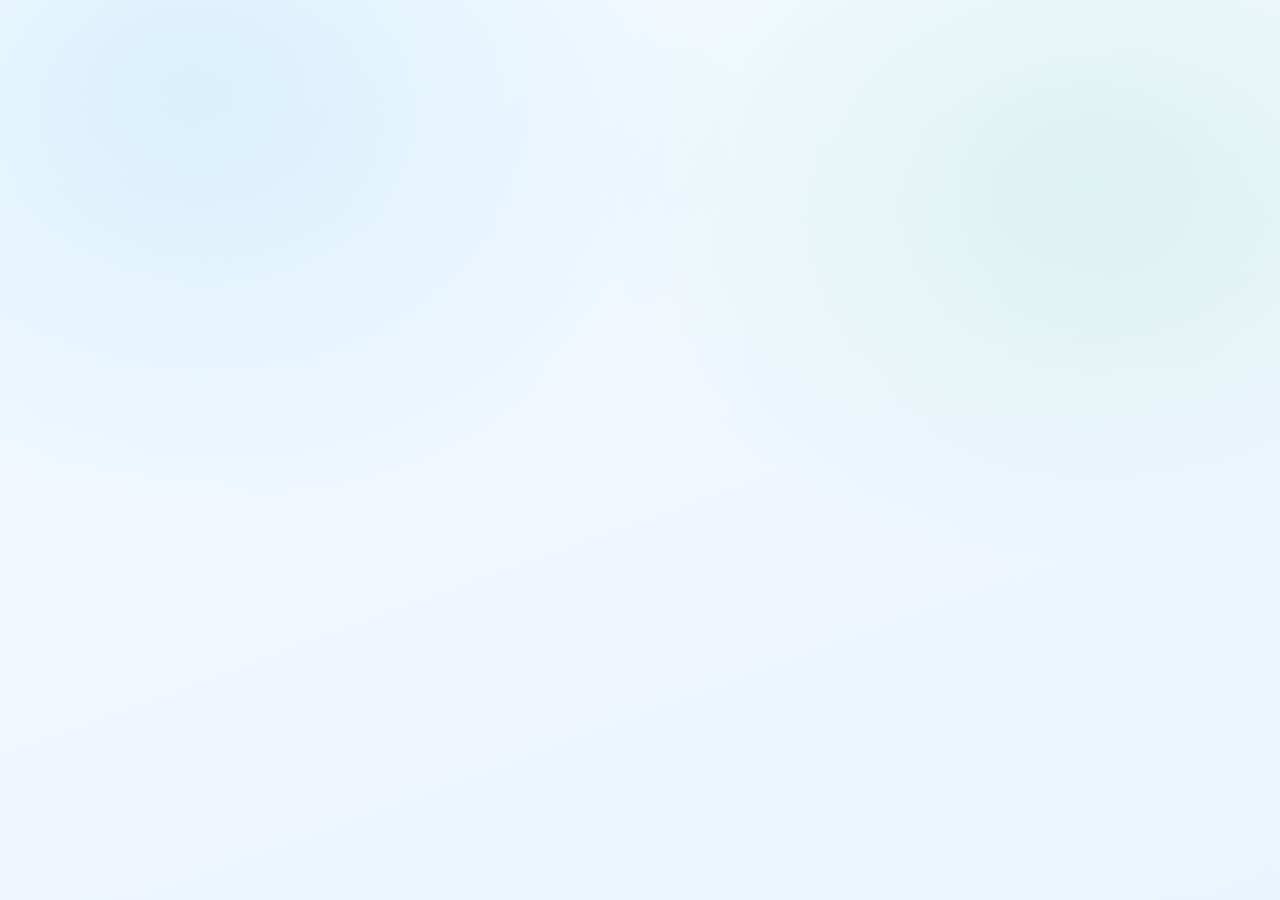
<file: modules/flashcard-app.html>
<!DOCTYPE html>
<html lang="ja">
<head>
  <meta charset="UTF-8" />
  <meta name="viewport" content="width=device-width, initial-scale=1.0" />
  <title>医薬品暗記カード</title>
  <meta name="theme-color" content="#0ea5e9" />
  <meta name="apple-mobile-web-app-capable" content="yes" />
  <meta name="apple-mobile-web-app-status-bar-style" content="default" />
  


  <link rel="stylesheet" href="flashcards.css">
</head>
<body>
<div class="app">
  <header>
    <div class="brand">
      <h1>医薬品暗記カード</h1>
      <p>親画面で読み込んだ医薬品データを、ブックマーク付きの暗記カードとして学習できます</p>
    </div>
    <div class="pill">カードをタップで裏返す / スマートフォンは左右フリックで移動 / 重複行は自動除外</div>
  </header>

  <section id="homeScreen" class="screen active">
    <div class="grid">
      <div class="card">
        <h2>データ入力</h2>
        <p class="sub">統合メニューの「データ入力」でファイルを読み込みます。列順はA列＝販売名、B列＝一般名、C列＝薬効です。CSV・XLSXは1行目を見出しとして除外し、2行目から読み込みます。</p>
        <textarea id="dataInput" hidden aria-hidden="true"></textarea>
        <button class="btn danger" id="clearMedicineDataBtn" type="button">入力済みデータと件数表示を削除</button>
        <p class="tiny">この操作はクイズ・暗記カードの両モードで使う読み込み済み医薬品データを削除します。履歴やブックマークは削除しません。</p>
        <div class="muted stat" id="loadStatus" hidden>未読み込み</div><button class="btn secondary" id="loadBtn" hidden>読み込む</button>
      </div>

      <div class="card">
        <h2>表示設定</h2>
        <p class="sub">複数選択したパターンを混ぜて暗記カードを表示します。重複行は自動で除外します。</p>
        <div class="checklist" id="patternList"></div>
        <div class="divider"></div>
        <label class="rangeTitle" for="orderModeSelect"><b>表示順</b></label>
        <select id="orderModeSelect" class="selectControl"><option value="random">ランダム</option><option value="ordered">入力順（先頭から）</option></select>
        <div class="rangeControl">
          <label class="rangeTitle" for="rangeModeSelect"><b>表示する医薬品</b></label>
          <select id="rangeModeSelect" class="selectControl"><option value="all">すべての医薬品</option><option value="custom">カスタム（行の範囲指定）</option></select>
          <label class="rangeTitle" for="rangeInput">行の範囲</label>
          <input id="rangeInput" class="rangeInput" type="text" placeholder="例：1-10,21-30" disabled>
          <p class="rangeHelp">例：<b>1-10,21-30</b>（1～10行目と21～30行目）。空行・不正行・重複行を除いた医薬品リストの番号です。</p>
        </div>
        <div class="row" style="margin-top:10px;">
          <button class="btn success" id="startBtn">開始</button>
          <label class="check" style="margin:0;min-width:220px;flex:1;">
            <input type="checkbox" id="bookmarkedOnlyStart">
            <div><b>ブックマークしたものだけ見る</b><span>保存済みカードだけで開始します</span></div>
          </label>
          <label class="check" style="margin:0;min-width:220px;flex:1">
            <input type="checkbox" id="quizWrongsOnlyStart">
            <div><b>クイズで誤答した問題だけ見る</b><span>クイズの誤答履歴にある医薬品・出題方向に限定します。</span></div>
          </label>
        </div>
        <div id="flashBookmarkPicker" class="bookmarkFilterPanel hidden">
          <div class="spaced"><b>表示するブックマーク</b><span id="flashBookmarkCount" class="tiny">0件選択</span></div>
          <div class="row" style="margin-bottom:8px"><button class="btn secondary small" id="selectAllFlashBookmarksStandaloneBtn" type="button">すべて選択</button><button class="btn secondary small" id="clearFlashBookmarksStandaloneBtn" type="button">すべて解除</button></div>
          <div id="flashBookmarkOptions" class="bookmarkFilterOptions"></div>
        </div>
        <p class="footerNote">このアプリは学習補助用です。実務では必ず公的資料や製品資料で再確認してください。</p>
      </div>
    </div>

    <div class="grid" style="margin-top:16px;">
      <div class="card">
        <div class="spaced"><h2>ブックマーク一覧</h2><span class="badge bookmarked" id="bookmarkCountBadge">0件</span></div>
        <div class="row" style="margin-bottom:10px;">
          <button class="btn secondary" id="toggleBookmarkListBtn">表示 / 非表示</button>
          <button class="btn secondary" id="clearBookmarksBtn">ブックマークを消去</button>
        </div>
        <div id="bookmarkHomeArea" class="list"></div>
      </div>
      <div class="card">
        <h2>使い方</h2>
        <p class="sub">
          1. 統合メニューで医薬品ファイルを読み込む。<br>
          2. 出題パターンを選び、必要なら「ブックマークしたものだけ見る」を有効化して開始する。<br>
          3. カード本体を1回タップして裏返す。<br>
          4. スマートフォンでは左フリックで次へ、右フリックで前へ移動する。<br>
          5. 保存マークでブックマークし、色を切り替えて管理する。
        </p>
      </div>
    </div>
  </section>

  <section id="quizScreen" class="screen">
    <div class="split">
      <div class="card deckWrap">
        <div class="spaced">
          <div>
            <div class="badge" id="quizCounter">0 / 0</div>
          </div>
          <div class="row"><button class="btn secondary" id="pauseBtn" type="button">一時中断</button><button class="btn warn" id="endBtn">終わる</button><button class="btn secondary" id="homeBtnTop">ホームへ</button></div>
        </div>
        <div style="margin-top:14px;" class="progressBar"><div id="progressFill" class="progressFill"></div></div>

        <div class="deckStage" style="margin-top:16px;">
          <div id="quizWrongCountBadge" class="quizWrongCountBadge" hidden></div>
          <div id="flashcard" class="flashcard">
            <div class="flashcardFace flashcardFront">
              <div class="cardTopRow">
                <div>
                  <div class="questionLabel">問題</div>
                </div>              </div>

              <div class="cardMain">
                <div id="questionText" class="cardTitle">-</div>
                <div id="patternText" class="cardSubtitle">-</div>
              </div>

              <div class="row" style="justify-content:flex-end;align-items:center;">
                <button class="bookmarkBtn" id="bookmarkBtn" aria-label="ブックマーク">
                  <svg viewBox="0 0 24 24" aria-hidden="true"><path d="M6 3.75A2.25 2.25 0 0 1 8.25 1.5h7.5A2.25 2.25 0 0 1 18 3.75v18l-6-3.75-6 3.75v-18Z"></path></svg>
                </button>
              </div>
            </div>

            <div class="flashcardFace flashcardBack">
              <div class="cardTopRow">
                <div>
                  <div class="questionLabel">答え</div>
                </div>              </div>

              <div class="cardMain">
                <div id="answerTitle" class="cardTitle">-</div>
                <div id="answerMeta" class="cardSubtitle">-</div>
              </div>

              <div class="row" style="justify-content:flex-end;align-items:center;">
                <button class="bookmarkBtn" id="bookmarkBtnBack" aria-label="ブックマークの切り替え">
                  <svg viewBox="0 0 24 24" aria-hidden="true"><path d="M6 3.75A2.25 2.25 0 0 1 8.25 1.5h7.5A2.25 2.25 0 0 1 18 3.75v18l-6-3.75-6 3.75v-18Z"></path></svg>
                </button>
              </div>
            </div>
          </div>

          <div id="bookmarkMenu" class="bookmarkMenu" hidden aria-hidden="true">
            <section class="bookmarkMenuDialog" role="dialog" aria-modal="true" aria-labelledby="bookmarkMenuHeading">
              <div class="bookmarkMenuTitle" id="bookmarkMenuHeading">ブックマークの設定</div>
              <p class="bookmarkMenuNote">色を選択できます。名前は任意です。名前を付けない場合はチェックを入れずに保存してください。</p>
              <div class="bookmarkNameSettings">
                <label class="bookmarkNameToggle" for="bookmarkNameEnabled">
                  <input type="checkbox" id="bookmarkNameEnabled">
                  <span>ブックマークに名前を付ける</span>
                </label>
                <input type="text" id="bookmarkNameInput" maxlength="40" placeholder="例：苦手な薬・復習用" disabled>
              </div>
              <div class="bookmarkMenuTitle bookmarkColorHeading">色を選択</div>
              <div class="colorSwatches" id="bookmarkMenuSwatches" role="group" aria-label="ブックマークの色"></div>
              <div class="bookmarkMenuActions">
                <button class="btn danger bookmarkRemoveAction" id="bookmarkMenuRemoveBtn" type="button" hidden>ブックマークを外す</button>
                <span class="bookmarkMenuActionSpacer"></span>
                <button class="btn secondary" id="bookmarkMenuCloseBtn" type="button">閉じる</button>
                <button class="btn success" id="bookmarkMenuSaveBtn" type="button">保存</button>
              </div>
            </section>
          </div>
        </div>


      </div>

      <div class="card">
        <h2>出題元</h2>
        <div class="list">
          <div class="item"><div class="itemTitle">販売名</div><div id="srcSales" class="itemMeta">-</div></div>
          <div class="item"><div class="itemTitle">一般名</div><div id="srcGeneric" class="itemMeta">-</div></div>
          <div class="item"><div class="itemTitle">薬効</div><div id="srcEffect" class="itemMeta">-</div></div>
        </div>
        <div class="divider"></div>
        <h3>ルール</h3>
        <p class="sub">
          カード本体をタップすると、そのカードだけを裏返します。<br>
          スマートフォンではカードを左へフリックすると次へ、右へフリックすると前へ移動します。表・裏のどちらからでも移動できます。<br>
          「終わる」で学習セッションを終了し、設定画面に戻ります。<br>
          表示カードはブックマーク色で保存できます。
        </p>
      </div>
    </div>
  </section>
</div>

<dialog id="sessionPauseDialog" class="sessionPauseDialog">
  <div class="sessionPauseBody">
    <h2>セッションを中断しました</h2>
    <p>現在のカード・表裏の状態・表示順を保存しました。再開するか、メニューへ戻って後から再開できます。</p>
    <div class="row" style="justify-content:flex-end">
      <button class="btn secondary" id="pauseReturnMenuBtn" type="button">メニューへ戻る</button>
      <button class="btn success" id="pauseResumeBtn" type="button">セッションを再開</button>
    </div>
  </div>
</dialog>

<script src="../csv-reader.js"></script>
<script src="flashcards.js"></script>
</body>
</html>
</file>
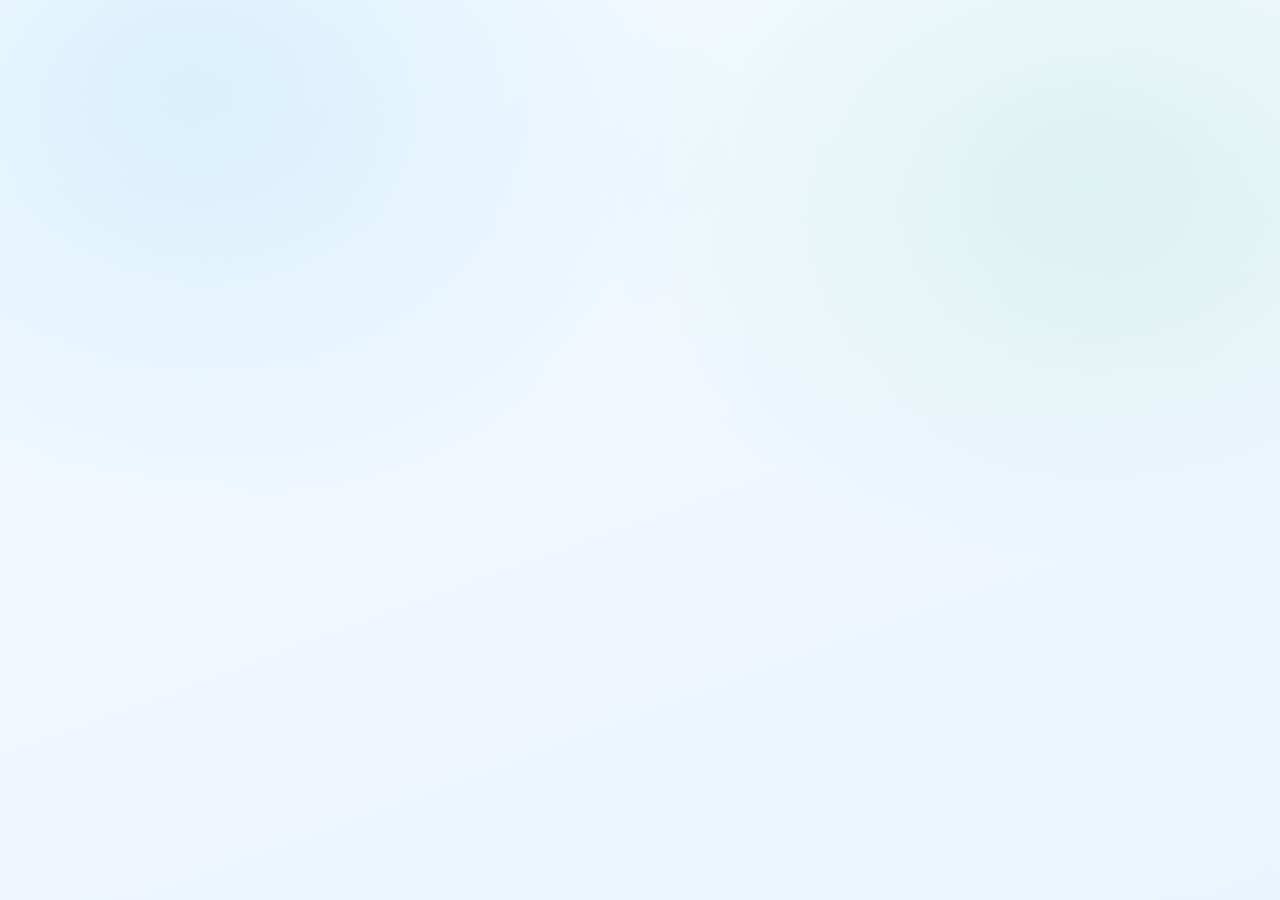
<file: modules/quiz-app.html>
<!DOCTYPE html>
<html lang="ja">
<head>
  <meta charset="UTF-8" />
  <meta name="viewport" content="width=device-width, initial-scale=1.0" />
  <title>医薬品クイズ</title>
  <meta name="theme-color" content="#0ea5e9" />
  <meta name="apple-mobile-web-app-capable" content="yes" />
  <meta name="apple-mobile-web-app-status-bar-style" content="default" />
  


  <link rel="stylesheet" href="quiz.css">
</head>
<body>
<div class="app">
  <header>
    <div class="brand">
      <h1>医薬品クイズ</h1>
      <p>親画面で読み込んだ医薬品データを使って学習できます</p>
    </div>
    <div class="pill">Enterで操作 / 画像なし / 重複出題なし</div>
  </header>

  <section id="homeScreen" class="screen active">
    <div class="grid">
      <div class="card">
        <h2>データ入力</h2>
        <p class="sub">統合メニューの「データ入力」でファイルを読み込みます。列順はA列＝販売名、B列＝一般名、C列＝薬効です。CSV・XLSXは1行目を見出しとして除外し、2行目から読み込みます。</p>
        <textarea id="dataInput" hidden aria-hidden="true"></textarea>
        <button class="btn danger" id="clearMedicineDataBtn" type="button">入力済みデータと件数表示を削除</button>
        <p class="tiny">この操作はクイズ・暗記カードの両モードで使う読み込み済み医薬品データを削除します。履歴やブックマークは削除しません。</p>
        <div class="muted stat" id="loadStatus" hidden>未読み込み</div><button class="btn secondary" id="loadBtn" hidden>読み込む</button>
      </div>

      <div class="card">
        <h2>出題設定</h2>
        <p class="sub">複数選択したパターンを混ぜて出題します。重複行は自動で除外します。</p>
        <div class="checklist" id="patternList"></div>
        <div class="divider"></div>
        <label class="rangeTitle" for="orderModeSelect"><b>出題順</b></label>
        <select id="orderModeSelect" class="selectControl"><option value="random">ランダム</option><option value="ordered">入力順（先頭から）</option></select>
        <div class="rangeControl">
          <label class="rangeTitle" for="rangeModeSelect"><b>出題する医薬品</b></label>
          <select id="rangeModeSelect" class="selectControl"><option value="all">すべての医薬品</option><option value="custom">カスタム（行の範囲指定）</option></select>
          <label class="rangeTitle" for="rangeInput">行の範囲</label>
          <input id="rangeInput" class="rangeInput" type="text" placeholder="例：1-10,21-30" disabled>
          <p class="rangeHelp">例：<b>1-10,21-30</b>（1～10行目と21～30行目）。空行・不正行・重複行を除いた医薬品リストの番号です。最大108問。</p>
        </div>
        <label class="check" style="margin-top:10px"><input type="checkbox" id="bookmarkedOnlyStart"><div><b>暗記カードのブックマークだけ出題</b><span>保存した問題から出題します。</span></div></label>
        <div id="quizBookmarkPicker" class="bookmarkFilterPanel hidden">
          <div class="spaced"><b>出題するブックマーク</b><span id="quizBookmarkCount" class="tiny">0件選択</span></div>
          <div id="quizBookmarkOptions" class="bookmarkFilterOptions"></div>
        </div>
        <div class="divider"></div>
        <div class="row">
          <button class="btn success" id="startBtn">開始</button>
                  </div>
        <div class="row" style="margin-top:10px;"><button class="btn secondary" id="clearHistoryBtn">履歴を消去</button></div>
        <p class="footerNote">このアプリは学習補助用です。実務では必ず公的資料や製品資料で再確認してください。</p>
      </div>
    </div>

    <div class="grid" style="margin-top:16px;">
      <div class="card">
        <div class="spaced"><h2>直近の誤答</h2><span class="badge warn" id="wrongCountBadge">0件</span></div>
        <div class="row" style="margin-bottom:10px;">
          <button class="btn warn" id="reviewAllWrongHomeBtn" type="button" disabled>誤答を総復習</button>
          <button class="btn secondary" id="toggleWrongBtn">表示 / 非表示</button>
                    <button class="btn secondary" id="clearWrongBtn">この一覧を消去</button>
        </div>
        <div id="wrongHomeArea" class="wrongList"></div>
      </div>
      <div class="card">
        <h2>履歴</h2>
        <p class="sub">このタブで解いた結果を記録します。最新10件だけを一覧表示します。</p>
        <div id="historyArea" class="historyList"></div>
      </div>
    </div>

    <div class="card" style="margin-top:16px;">
      <h2>説明</h2>
      <p class="sub">
        統合メニューで医薬品ファイルを読み込み、出題パターンを選んで開始します。<br>
        出題中は <span class="kbd">Enter</span> で「答えを表示 / 次へ / 結果へ」を操作できます。<br>
        入力が空のときは「答えを表示」を押せません。<br>
        表記ゆれは、全角・半角英数字を吸収し、記号の違いは無視して判定します。
      </p>
    </div>
  </section>

  <section id="quizScreen" class="screen">
    <div class="split">
      <div class="card">
        <div class="spaced">
          <div><div class="badge" id="quizCounter">0 / 0</div><div class="tiny" style="margin-top:8px;">Enterで主操作を実行</div></div>
          <div class="row"><button class="btn secondary" id="pauseBtn" type="button">一時中断</button><button class="btn warn" id="endBtn">終わる</button><button class="btn secondary" id="homeBtnTop">ホームへ</button></div>
        </div>
        <div style="margin-top:14px;" class="progressBar"><div id="progressFill" class="progressFill"></div></div>
        <div class="questionBox" style="margin-top:16px;"><div class="qLabel">問題</div><div id="questionText" class="qText">-</div><div id="patternText" class="patternText">-</div><div id="questionWrongCount" class="questionWrongCount" hidden></div></div>
        <div style="margin-top:14px;" class="col">
          <label class="muted" for="answerInput">解答</label>
          <div class="tiny">※解答必須</div>
          <input id="answerInput" type="text" autocomplete="off" spellcheck="false" placeholder="ここに入力" />
        </div>
        <div class="row" style="margin-top:14px;"><button class="btn" id="mainActionBtn" disabled>答えを表示</button></div>
        <div id="feedbackBox" class="feedback" style="display:none;"></div>
      </div>

      <div class="card">
        <h2>出題元</h2>
        <div class="list">
          <div class="item"><div class="itemTitle">販売名</div><div id="srcSales" class="itemMeta">-</div></div>
          <div class="item"><div class="itemTitle">一般名</div><div id="srcGeneric" class="itemMeta">-</div></div>
          <div class="item"><div class="itemTitle">薬効</div><div id="srcEffect" class="itemMeta">-</div></div>
        </div>
        <div class="divider"></div>
        <h3>ルール</h3>
        <p class="sub">
          1回目のEnterまたはボタン押下で答えを表示します。<br>
          2回目のEnterまたは「次へ」で次の問題へ進みます。<br>
          「終わる」で、その時点までの結果を集計します。<br>
          進行バーは「次へ」を押した時点で1問として進みます。
        </p>
      </div>
    </div>
  </section>

  <section id="resultScreen" class="screen">
    <div class="card">
      <div class="spaced">
        <div><h2 style="font-size:1.35rem;margin-bottom:6px;">結果</h2><div class="muted">解き終わりの集計を表示しています</div></div>
        <div class="row">
          <button class="btn warn" id="reviewWrongResultBtn">誤答を今すぐ復習</button>
          <button class="btn warn" id="reviewAllWrongResultBtn">今までの誤答を総復習</button>
          <button class="btn secondary" id="backHomeBtn">ホームへ</button>
          <button class="btn success" id="retryBtn">もう一度</button>
        </div>
      </div>

      <div class="grid" style="margin-top:16px;">
        <div class="card" style="background:var(--card2)">
          <h3>成績</h3>
          <div class="row" style="gap:12px;flex-wrap:wrap;">
            <span class="badge good" id="resultScore">正解 0 / 0</span>
            <span class="badge" id="resultAccuracy">正答率 0.0%</span>
            <span class="badge warn" id="resultAnswered">解答済み 0</span>
          </div>
          <p class="footerNote" id="resultNote">-</p>
        </div>
        <div class="card" style="background:var(--card2)">
          <h3>間違えた問題</h3>
          <div id="resultWrongArea" class="wrongList"></div>
        </div>
      </div>
    </div>
  </section>
</div>

<dialog id="sessionPauseDialog" class="sessionPauseDialog">
  <div class="sessionPauseBody">
    <h2>セッションを中断しました</h2>
    <p>現在の問題・解答状況・出題順を保存しました。再開するか、メニューへ戻って後から再開できます。</p>
    <div class="row" style="justify-content:flex-end">
      <button class="btn secondary" id="pauseReturnMenuBtn" type="button">メニューへ戻る</button>
      <button class="btn success" id="pauseResumeBtn" type="button">セッションを再開</button>
    </div>
  </div>
</dialog>

<script src="../csv-reader.js"></script>
<script src="quiz.js"></script>
</body>
</html>
</file>
<file: 2.style.css>
:root{--bg0:#f7fbff;--bg1:#eaf3ff;--card:#fff;--line:#d7e4f5;--text:#0f172a;--muted:#5b6b84;--accent:#0ea5e9;--green:#22c55e;--warn:#f59e0b;--danger:#ef4444;--shadow:0 16px 42px rgba(15,23,42,.10);--r:20px}
*{box-sizing:border-box}html,body{min-height:100%;margin:0}body{font-family:"Hiragino Maru Gothic ProN","Yu Gothic UI",Meiryo,system-ui,-apple-system,BlinkMacSystemFont,sans-serif;color:var(--text);background:radial-gradient(1000px 800px at 15% 10%,rgba(14,165,233,.12),transparent 55%),radial-gradient(900px 700px at 85% 20%,rgba(34,197,94,.10),transparent 55%),linear-gradient(160deg,var(--bg0),var(--bg1));}
.app{max-width:1200px;margin:0 auto;padding:24px 16px 36px}header{display:flex;align-items:center;justify-content:space-between;gap:16px;margin-bottom:18px;flex-wrap:wrap}.brand h1{margin:0;font-size:1.5rem}.brand p{margin:5px 0 0;color:var(--muted);font-size:.92rem}.pill{display:inline-flex;padding:9px 13px;border:1px solid var(--line);border-radius:999px;background:#ffffffb8;color:var(--muted);font-size:.84rem}
.screen{display:none}.screen.active{display:block}.grid{display:grid;grid-template-columns:repeat(auto-fit,minmax(min(100%,320px),1fr));gap:16px}.card{background:linear-gradient(180deg,#fffffff5,#f8fbfff5);border:1px solid var(--line);border-radius:var(--r);padding:18px;box-shadow:var(--shadow)}.card h2,.card h3{margin:0 0 12px;font-size:1.05rem}.sub{color:var(--muted);font-size:.9rem;line-height:1.7;margin:0 0 12px}.muted{color:var(--muted)}.tiny{font-size:.84rem;color:var(--muted)}
textarea{width:100%;min-height:210px;resize:vertical;border:1px solid #cbd9ea;border-radius:14px;background:#fff;color:var(--text);outline:none;padding:14px;font:inherit;line-height:1.6}textarea:focus{border-color:#0ea5e9;box-shadow:0 0 0 4px #0ea5e91a}.row{display:flex;flex-wrap:wrap;gap:10px;align-items:center}.spaced{display:flex;justify-content:space-between;gap:10px;align-items:center;flex-wrap:wrap}.btn{appearance:none;border:0;cursor:pointer;padding:12px 16px;border-radius:14px;color:#fff;font-weight:750;background:linear-gradient(180deg,#0ea5e9,#0284c7);box-shadow:0 10px 24px #0ea5e929;font:inherit;font-weight:700}.btn.secondary{background:linear-gradient(180deg,#fff,#f3f7fc);color:var(--text);box-shadow:none;border:1px solid #d5e3f3}.btn.success{background:linear-gradient(180deg,#22c55e,#16a34a)}.btn.warn{background:linear-gradient(180deg,#f59e0b,#d97706)}.btn.danger{background:linear-gradient(180deg,#ef4444,#dc2626)}.btn:disabled{opacity:.42;cursor:not-allowed}.modeCard{display:flex;flex-direction:column;min-height:230px;justify-content:space-between;gap:18px}.modeIcon{font-size:2.2rem}.modeCard p{color:var(--muted);line-height:1.7;margin:0}.checklist{display:grid;grid-template-columns:repeat(auto-fit,minmax(min(100%,220px),1fr));gap:10px}.check{display:flex;gap:10px;align-items:flex-start;border:1px solid #d8e5f4;border-radius:14px;padding:12px;background:#fff;cursor:pointer}.check input{margin-top:4px;transform:scale(1.08)}.check b{display:block;margin-bottom:4px}.check span{color:var(--muted);font-size:.88rem;line-height:1.45}.divider{height:1px;background:var(--line);margin:14px 0}.badge{display:inline-flex;align-items:center;gap:8px;padding:6px 10px;border-radius:999px;background:#eff8ff;border:1px solid #d6ebff;color:#0c6b99;font-size:.82rem}.badge.warn{background:#fff7e6;border-color:#ffe0a8;color:#9a6700}.badge.bookmarked{background:#fff7e6;border-color:#ffe0a8;color:#8a5800}.badge.good{background:#ecfdf3;border-color:#c9f2d9;color:#0f7a36}.badge.bad{background:#fff1f2;border-color:#ffd2d8;color:#c02626}.list{display:flex;flex-direction:column;gap:10px}.item{padding:12px 13px;border-radius:14px;background:#fff;border:1px solid #dbe7f3}.itemTop{display:flex;justify-content:space-between;gap:10px;flex-wrap:wrap;align-items:center}.itemTitle{font-weight:800}.itemMeta{color:var(--muted);font-size:.88rem;margin-top:6px;line-height:1.55}.dot{width:10px;height:10px;border-radius:999px;display:inline-block}.dot.amber{background:#f59e0b}.dot.emerald{background:#22c55e}.dot.sky{background:#0ea5e9}.dot.violet{background:#8b5cf6}.dot.rose{background:#f43f5e}.dot.slate{background:#64748b}.footerNote{margin-top:10px;color:var(--muted);font-size:.85rem;line-height:1.6}.menuToolbar{display:flex;align-items:center;justify-content:space-between;gap:12px;flex-wrap:wrap;margin-bottom:16px}.menuToolbar h2{margin:0;font-size:1.15rem}.toggle{margin:0;display:inline-flex;align-items:center;gap:8px;color:var(--muted);font-size:.9rem}.status{margin-top:10px}.frameWrap{display:none;width:100%;min-height:70vh}.frameWrap.active{display:block}.appFrame{display:block;width:100%;height:calc(100dvh - 12px);min-height:650px;border:0;border-radius:18px;background:transparent}.hintLine{margin:10px 0 0;color:var(--muted);font-size:.84rem;line-height:1.6}.sectionHeading{margin:18px 0 10px;font-size:1.02rem}.hidden{display:none!important}
@media(max-width:640px){.app{padding:16px 10px 24px}.brand h1{font-size:1.25rem}.card{padding:15px}.appFrame{height:calc(100dvh - 4px);min-height:600px}.modeCard{min-height:200px}}

.loginCard{max-width:560px;margin:6vh auto 18px}
.loginCard h1{margin:0 0 8px;font-size:1.45rem}
.loginForm{display:flex;gap:10px;flex-wrap:wrap;margin-top:14px}
.loginForm > #commonPassword{flex:1 1 100%;width:100%;min-width:0;max-width:100%;border:1px solid #cbd9ea;border-radius:14px;padding:13px 14px;font:inherit}
.loginError{min-height:1.4em;color:#b91c1c;font-size:.9rem;margin:8px 0 0}
.browserCard{max-width:900px;margin:0 auto 24px}
.browserCard ul{padding-left:1.25rem;line-height:1.7;color:var(--muted)}
.headerActions{display:flex;gap:8px;align-items:center;flex-wrap:wrap}
.appFrame{height:calc(100dvh - 12px);min-height:650px}
.btn.small{padding:8px 12px;font-size:.88rem}
.inlineFile{display:none}
@media(max-width:640px){.loginCard{margin:3vh auto 14px}.loginForm{flex-direction:column}.loginForm .btn{width:100%}.headerActions{width:100%}}

/* ホーム画面（モード選択）だけに更新操作を配置 */
.modeHomeToolbar{display:flex;align-items:flex-start;justify-content:space-between;gap:20px;flex-wrap:wrap}
.modeHomeIntro{flex:1 1 360px}
.modeHomeIntro h2{margin:0 0 8px}
.modeHomeIntro .sub{margin:0}
.updateArea{flex:0 1 390px;min-width:min(100%,280px)}
.updateArea .btn{min-width:150px}
.updateArea .footerNote{margin:8px 0 0;font-size:.78rem;line-height:1.55}

/* v1.2.6 revision 5: bookmark selectors and Apple-device install guidance */
.bookmarkFilterPanel{margin-top:10px;padding:12px;border:1px solid var(--line);border-radius:14px;background:#f8fbff}
.bookmarkFilterOptions{display:grid;grid-template-columns:1fr;gap:8px;max-height:280px;overflow:auto}
.bookmarkFilterOption{display:flex;gap:9px;align-items:flex-start;padding:10px;border:1px solid #d8e5f4;border-radius:11px;background:#fff;cursor:pointer}
.bookmarkFilterOption input{margin-top:4px}
.bookmarkFilterOption strong{display:block;font-size:.9rem}
.bookmarkFilterOption small{display:block;margin-top:3px;color:var(--muted);line-height:1.45}
.installDialog{width:min(92vw,520px);border:0;border-radius:18px;padding:0;box-shadow:0 24px 70px rgba(15,23,42,.28)}
.installDialog::backdrop{background:rgba(15,23,42,.48)}
.installDialogBody{padding:24px}
.installDialogBody h2{margin:0 0 14px}
.installDialogText{line-height:1.8;color:var(--text)}
.installDialogText ol{padding-left:1.4rem}
.installDialogText li{margin:0 0 8px}
.rangeControl{display:grid;grid-template-columns:1fr;gap:8px;margin-top:10px}
.rangeInput{width:100%;max-width:420px;box-sizing:border-box;padding:10px 12px;border:1px solid #cbd9ea;border-radius:12px;background:#fff;color:var(--text);font:inherit}
.rangeInput:disabled{background:#f1f5f9;color:#94a3b8}
.rangeHelp{margin:0;color:var(--muted);font-size:.83rem;line-height:1.6}
.selectControl{min-width:210px;max-width:100%;padding:10px 12px;border:1px solid #cbd9ea;border-radius:12px;background:#fff;color:var(--text);font:inherit}

/* v1.2.7 revision 2: local multi-file data importer */
.fileInput{display:block;width:100%;max-width:100%;padding:12px;border:1px dashed #9db4cc;border-radius:12px;background:#f8fbff;color:var(--text);font:inherit}
.uploadedFilesList{display:grid;gap:8px;margin:12px 0;max-height:230px;overflow:auto}
.uploadedFileRow{display:flex;align-items:center;gap:10px;padding:10px 12px;border:1px solid var(--line);border-radius:12px;background:#fff}
.uploadedFileRow label{display:flex;align-items:flex-start;gap:9px;flex:1;min-width:0;cursor:pointer}
.uploadedFileRow label span{min-width:0;overflow-wrap:anywhere}
.uploadedFileRow strong{display:block;font-size:.9rem}
.uploadedFileRow small{display:block;margin-top:2px;color:var(--muted);font-size:.78rem}
.uploadedFileRow .btn{flex:0 0 auto;padding:7px 10px;font-size:.8rem}
#sharedDataInput[hidden]{display:none!important}
.updateNoticeDialog{max-height:min(85vh,760px);overflow:auto}
#updateNoticeBody ul{margin:8px 0 0;padding-left:1.3rem}
#updateNoticeBody li{margin:0 0 7px;line-height:1.55}



/* revision 3: legal disclosures and explicit consent */
.publicAppDescription{margin:12px 0 6px;line-height:1.65;color:var(--text)}
.consentItem a{flex:0 0 auto}
.consentGroup{width:100%;padding:12px;border:1px solid var(--line);border-radius:12px;background:#f8fbff;box-sizing:border-box}
.consentIntro{margin:0 0 8px;color:var(--muted);font-size:.83rem;line-height:1.55}
.consentItem{display:flex;align-items:flex-start;gap:9px;margin:9px 0;color:var(--text);font-size:.88rem;line-height:1.55;cursor:pointer}
.consentItem input{flex:0 0 auto;margin:3px 0 0}.consentItem label{flex:1;cursor:pointer}
.legalFooter{margin:22px auto 8px;padding:12px 4px;border-top:1px solid var(--line);color:var(--muted);font-size:.82rem;line-height:1.6}
.legalFooter p{margin:0 0 6px}

.publicAppFeatures{margin:6px 0 10px;padding-left:1.25rem;color:var(--muted);font-size:.87rem;line-height:1.6}

/* revision 4 CSV import instructions */
.csvInstructions{display:grid;gap:4px;margin:8px 0 12px}
.csvInstructions .sub{margin:0}

/* revision 6: non-overlapping responsive consent controls */
.loginForm .consentGroup{flex:1 1 100%;width:100%;min-width:0;}
.loginForm .consentItem{display:grid;grid-template-columns:1.25rem minmax(0,1fr);grid-template-rows:auto auto;align-items:start;column-gap:10px;row-gap:4px;width:100%;min-width:0;margin:12px 0;cursor:default}
.loginForm .consentItem > input[type="checkbox"]{grid-column:1;grid-row:1;display:block;flex:none;width:1.1rem;height:1.1rem;min-width:1.1rem;max-width:1.1rem;margin:3px 0 0;padding:0;border:initial;border-radius:3px;accent-color:#0284c7;box-shadow:none;transform:none;}
.loginForm .consentItem > label{grid-column:2;grid-row:1;display:block;min-width:0;margin:0;padding:0;line-height:1.55;overflow-wrap:anywhere;cursor:pointer}
.loginForm .consentItem > .consentReadLink{grid-column:2;grid-row:2;justify-self:start;display:inline-block;min-width:0;max-width:100%;padding:1px 0;color:#0369a1;font-size:.85rem;line-height:1.5;text-decoration:underline;text-underline-offset:3px;overflow-wrap:anywhere}
.updateArea .row{gap:8px;flex-wrap:wrap}
@media(max-width:640px){.loginCard{width:100%;max-width:560px}.loginForm .consentGroup{padding:10px}.loginForm .consentItem{grid-template-columns:1.2rem minmax(0,1fr);column-gap:9px;font-size:.87rem}.loginForm .consentItem > input[type="checkbox"]{width:1.05rem;height:1.05rem}.loginForm .consentItem > .consentReadLink{font-size:.84rem}.updateArea .row .btn{flex:1 1 auto;min-width:0}}



/* revision 8: resume action visibility */
#resumeModeBtn[hidden]{display:none!important}
</file>
<file: modules/flashcards.css>
:root{
      --bg0:#f7fbff;
      --bg1:#eaf3ff;
      --card:#ffffff;
      --card2:#f8fbff;
      --line:#d7e4f5;
      --text:#0f172a;
      --muted:#5b6b84;
      --accent:#0ea5e9;
      --accent2:#22c55e;
      --warn:#f59e0b;
      --danger:#ef4444;
      --shadow:0 16px 42px rgba(15, 23, 42, .10);
      --r:20px;
      --bookmark:#f59e0b;
      --bookmarkSoft:rgba(245,158,11,.14);
    }
    *{box-sizing:border-box}
    html,body{height:100%}
    body{
      margin:0;
      font-family:"Hiragino Maru Gothic ProN","Yu Gothic UI","Meiryo",system-ui,-apple-system,BlinkMacSystemFont,sans-serif;
      color:var(--text);
      background:
        radial-gradient(1000px 800px at 15% 10%, rgba(14,165,233,.12), transparent 55%),
        radial-gradient(900px 700px at 85% 20%, rgba(34,197,94,.10), transparent 55%),
        linear-gradient(160deg, var(--bg0), var(--bg1));
    }
    .app{max-width:1200px;margin:0 auto;padding:24px 16px 36px}
    header{display:flex;align-items:center;justify-content:space-between;gap:16px;margin-bottom:18px}
    .brand{display:flex;flex-direction:column;gap:4px}
    .brand h1{margin:0;font-size:1.45rem}
    .brand p{margin:0;color:var(--muted);font-size:.94rem}
    .pill{
      display:inline-flex;align-items:center;gap:8px;
      padding:10px 14px;border:1px solid var(--line);border-radius:999px;
      background:rgba(255,255,255,.7);color:var(--muted);font-size:.88rem;
      box-shadow:var(--shadow);white-space:nowrap;
    }
    .screen{display:none}.screen.active{display:block}
    .grid{display:grid;grid-template-columns:repeat(auto-fit,minmax(320px,1fr));gap:16px}
    .card{
      background:linear-gradient(180deg, rgba(255,255,255,.98), rgba(248,251,255,.98));
      border:1px solid var(--line);
      border-radius:var(--r);
      padding:18px;
      box-shadow:var(--shadow);
      backdrop-filter:blur(10px)
    }
    .card h2,.card h3{margin:0 0 12px;font-size:1.05rem}
    .sub{color:var(--muted);font-size:.9rem;line-height:1.7;margin:0 0 12px}
    textarea,input[type="text"],select{
      width:100%;border:1px solid #cbd9ea;border-radius:14px;
      background:#ffffff;color:var(--text);outline:none;
      padding:14px;font:inherit;
    }
    textarea{min-height:250px;resize:vertical;line-height:1.6}
    textarea:focus,input[type="text"]:focus,select:focus{border-color:rgba(14,165,233,.75);box-shadow:0 0 0 4px rgba(14,165,233,.10)}
    .row{display:flex;flex-wrap:wrap;gap:10px;align-items:center}
    .col{display:flex;flex-direction:column;gap:10px}
    .spaced{display:flex;justify-content:space-between;gap:10px;align-items:center;flex-wrap:wrap}
    .muted{color:var(--muted)}
    .btn{
      appearance:none;border:none;cursor:pointer;padding:12px 16px;border-radius:14px;
      color:#fff;font-weight:700;
      background:linear-gradient(180deg, rgba(14,165,233,.98), rgba(2,132,199,.95));
      box-shadow:0 10px 24px rgba(14,165,233,.16);
    }
    .btn.secondary{background:linear-gradient(180deg, #ffffff, #f3f7fc);color:var(--text);box-shadow:none;border:1px solid #d5e3f3}
    .btn.success{background:linear-gradient(180deg, rgba(34,197,94,.98), rgba(22,163,74,.95))}
    .btn.warn{background:linear-gradient(180deg, rgba(245,158,11,.98), rgba(217,119,6,.95))}
    .btn.danger{background:linear-gradient(180deg, rgba(239,68,68,.98), rgba(220,38,38,.95))}
    .btn.next{background:linear-gradient(180deg, rgba(34,197,94,.98), rgba(22,163,74,.96))}
    .btn:disabled{opacity:.42;cursor:not-allowed;transform:none}
    .checklist{display:grid;grid-template-columns:repeat(auto-fit,minmax(220px,1fr));gap:10px}
    .check{display:flex;gap:10px;align-items:flex-start;border:1px solid #d8e5f4;border-radius:14px;padding:12px;background:#ffffff}
    .check input{margin-top:3px;transform:scale(1.08)}
    .check b{display:block;margin-bottom:4px}.check span{color:var(--muted);font-size:.88rem;line-height:1.45}
    .divider{height:1px;background:var(--line);margin:14px 0}
    .badge{display:inline-flex;align-items:center;gap:8px;padding:6px 10px;border-radius:999px;background:#eff8ff;border:1px solid #d6ebff;color:#0c6b99;font-size:.82rem}
    .badge.good{background:#ecfdf3;border-color:#c9f2d9;color:#0f7a36}
    .badge.warn{background:#fff7e6;border-color:#ffe0a8;color:#9a6700}
    .badge.bookmarked{background:var(--bookmarkSoft);border-color:rgba(245,158,11,.28);color:#8a5800}
    .tiny{font-size:.84rem;color:var(--muted)}
    .kbd{display:inline-flex;align-items:center;justify-content:center;padding:2px 8px;border-radius:8px;border:1px solid #d5e3f3;background:#fff;font-family:ui-monospace, SFMono-Regular, Menlo, monospace;font-size:.84rem}
    .footerNote{margin-top:10px;color:var(--muted);font-size:.85rem;line-height:1.6}

    .split{display:grid;grid-template-columns:1.1fr .9fr;gap:16px}
    @media (max-width:920px){.split{grid-template-columns:1fr}.brand h1{font-size:1.25rem}}

    .deckStage{position:relative;min-height:360px}
    .flashcard{
      position:relative;
      width:100%;
      min-height:300px;
      transition:box-shadow .2s ease;
      cursor:pointer;
      user-select:none;
      -webkit-tap-highlight-color:transparent;
    }
    .flashcard.no-transition{transition:none !important}
    .flashcardFace{
      position:absolute;
      inset:0;
      border-radius:26px;
      border:1px solid #d9e7f5;
      background:linear-gradient(180deg,#fff, #f9fcff);
      box-shadow:var(--shadow);
      padding:20px 22px;
      display:flex;
      flex-direction:column;
      justify-content:space-between;
      gap:14px;
      opacity:1;
      visibility:visible;
      transition:opacity .18s ease;
    }
    .flashcardBack{
      background:linear-gradient(180deg,#fefefe,#f6fbff);
      opacity:0;
      visibility:hidden;
      pointer-events:none;
      transition:opacity .18s ease, visibility 0s linear .18s;
    }
    .flashcard.flipped .flashcardFront{
      opacity:0;
      visibility:hidden;
      pointer-events:none;
      transition:opacity .18s ease, visibility 0s linear .18s;
    }
    .flashcard.flipped .flashcardBack{
      opacity:1;
      visibility:visible;
      pointer-events:auto;
      transition:opacity .18s ease, visibility 0s linear 0s;
    }
    .flashcard.no-transition .flashcardFace{transition:none !important}
    .cardTopRow{display:flex;justify-content:space-between;gap:12px;align-items:flex-start;flex-wrap:wrap;margin-bottom:4px}
    .questionLabel{color:var(--muted);font-size:.82rem;letter-spacing:.06em;text-transform:uppercase}
    .cardTitle{font-size:clamp(1.55rem, 2.2vw, 2.1rem);line-height:1.28;font-weight:900;margin:6px 0 0;word-break:break-word;letter-spacing:.02em;font-family:"Hiragino Maru Gothic ProN","Yu Gothic UI","Meiryo",system-ui,sans-serif;}
    .cardSubtitle{color:#46607a;font-size:1rem;line-height:1.7;margin-top:8px}
    .cardMain{
      flex:1;
      display:flex;
      flex-direction:column;
      align-items:center;
      justify-content:center;
      text-align:center;
      gap:10px;
      padding:18px 10px;
      min-height:0;
    }
    .cardMain .questionLabel{margin-bottom:2px}
    .cardMain .cardTitle{margin-top:0}
    .cardMain .cardSubtitle{max-width:100%;margin-top:0}
    .answerText{font-size:clamp(1.25rem, 2vw, 1.7rem);font-weight:900;line-height:1.45;word-break:break-word;letter-spacing:.02em;font-family:"M PLUS Rounded 1c","Hiragino Maru Gothic ProN","Yu Gothic UI","Meiryo",system-ui,sans-serif;}
    .questionMeta{display:flex;gap:8px;flex-wrap:wrap}
    .bookmarkBtn{
      appearance:none;border:none;cursor:pointer;
      width:48px;height:48px;border-radius:16px;
      display:inline-flex;align-items:center;justify-content:center;
      background:#fff;border:1px solid #dbe7f3;box-shadow:0 8px 22px rgba(15,23,42,.08);
      transition:transform .15s ease, background .15s ease, border-color .15s ease;
      flex:0 0 auto;
    }
    .bookmarkBtn:hover{transform:translateY(-1px)}
    .bookmarkBtn.saved{background:var(--bookmarkSoft);border-color:var(--bookmarkBorder,rgba(245,158,11,.35))}
    .bookmarkBtn svg{width:24px;height:24px;fill:none;stroke:var(--bookmark);stroke-width:2;stroke-linecap:round;stroke-linejoin:round}
    .bookmarkBtn.saved svg{fill:var(--bookmark);stroke:var(--bookmark)}
    .bookmarkBtn:not(.saved){background:#f1f5f9;border-color:#cbd5e1}
    .bookmarkBtn:not(.saved) svg{fill:none!important;stroke:#94a3b8!important}
    .bookmarkBtn[data-bookmark-color="none"]{--bookmark:#94a3b8;--bookmarkSoft:rgba(148,163,184,.10);--bookmarkBorder:rgba(148,163,184,.34)}

    /* カードの3D transform配下に置くと、スウォッチが背面に回り
       クリックがカードへ透過する環境があるため、JSでbody直下へ移すモーダルにします。 */
    .bookmarkMenu{
      position:fixed;inset:0;z-index:2147483000;
      display:grid;place-items:center;
      width:auto;height:auto;max-height:none;
      padding:18px;overflow-y:auto;
      background:rgba(15,23,42,.38);
      backdrop-filter:blur(4px);
      -webkit-backdrop-filter:blur(4px);
      pointer-events:auto;
    }
    .bookmarkMenu[hidden]{display:none!important}
    .bookmarkMenuDialog{
      width:min(380px,100%);max-height:min(82vh,620px);overflow-y:auto;
      border-radius:20px;border:1px solid #dbe7f3;
      background:rgba(255,255,255,.99);box-shadow:0 20px 60px rgba(15,23,42,.24);
      padding:18px;color:var(--text);pointer-events:auto;
    }
    .bookmarkMenuTitle{font-weight:800;margin:0 0 10px;font-size:.95rem}
    .bookmarkMenuNote{margin:0 0 12px;color:var(--muted);font-size:.84rem;line-height:1.5}
    .bookmarkMenuActions{display:flex;gap:8px;align-items:center;justify-content:flex-end;flex-wrap:wrap;margin-top:12px}
    .bookmarkMenuActionSpacer{flex:1 1 auto}
    .bookmarkRemoveAction{padding:10px 12px;font-size:.86rem}
    .bookmarkRemoveAction[hidden]{display:none!important}

    .colorSwatches{display:flex;gap:8px;flex-wrap:wrap}
    .swatch{
      width:34px;height:34px;border-radius:999px;border:2px solid rgba(15,23,42,.08);cursor:pointer;
      box-shadow:0 6px 16px rgba(15,23,42,.07);
      position:relative;
    }
    .swatch.active::after{
      content:'';position:absolute;inset:7px;border-radius:999px;border:2px solid rgba(255,255,255,.96);box-shadow:0 0 0 1px rgba(15,23,42,.18) inset;
    }
    .swatch[data-color="amber"]{background:#f59e0b}
    .swatch[data-color="emerald"]{background:#22c55e}
    .swatch[data-color="sky"]{background:#0ea5e9}
    .swatch[data-color="violet"]{background:#8b5cf6}
    .swatch[data-color="rose"]{background:#f43f5e}
    .swatch[data-color="slate"]{background:#64748b}

    .progressBar{height:12px;background:#e4edf7;border-radius:999px;overflow:hidden}.progressFill{height:100%;width:0;background:linear-gradient(90deg,var(--accent),var(--accent2))}
    .list{display:flex;flex-direction:column;gap:10px}
    .item{padding:12px 13px;border-radius:14px;background:#ffffff;border:1px solid #dbe7f3}
    .itemTop{display:flex;justify-content:space-between;gap:10px;flex-wrap:wrap;align-items:center}
    .itemTitle{font-weight:800}
    .itemMeta{color:var(--muted);font-size:.88rem;margin-top:6px;line-height:1.55}
    .bookmarkColorDot{display:inline-flex;align-items:center;gap:8px}
    .dot{width:10px;height:10px;border-radius:999px;display:inline-block}
    .dot.amber{background:#f59e0b}.dot.emerald{background:#22c55e}.dot.sky{background:#0ea5e9}.dot.violet{background:#8b5cf6}.dot.rose{background:#f43f5e}.dot.slate{background:#64748b}

html,body{height:auto;min-height:100%;overflow-x:hidden}
  body{margin:0}
  header,#homeScreen{display:none!important}
  .app{padding:18px 14px 28px}


/* 任意のブックマーク名 */
.bookmarkNameSettings{display:flex;flex-direction:column;gap:8px;margin:0 0 14px}
.bookmarkNameToggle{display:flex;align-items:center;gap:9px;font-size:.9rem;font-weight:700;cursor:pointer}
.bookmarkNameToggle input{width:18px;height:18px;accent-color:#0ea5e9}
#bookmarkNameInput{width:100%;border:1px solid #cbd9ea;border-radius:12px;padding:11px 12px;font:inherit;background:#fff;color:var(--text)}
#bookmarkNameInput:disabled{background:#f1f5f9;color:#94a3b8;cursor:not-allowed}
.bookmarkColorHeading{margin-top:4px}
.bookmarkListItem{border-left-width:5px}
.bookmarkListName{font-weight:850;overflow-wrap:anywhere}
.bookmarkListPattern{font-size:.82rem;color:var(--muted);margin-top:3px}
.bookmarkColorBadge{display:inline-flex;align-items:center;gap:7px;border-radius:999px;padding:5px 9px;font-size:.8rem;font-weight:750;border:1px solid transparent}
.bookmarkColorBadge .dot{width:9px;height:9px}


/* 色付きブックマーク記号：カード一覧とホーム一覧で同じ色を視認できるようにする */
.bookmarkColorBadge{display:inline-flex;align-items:center;gap:7px}
.bookmarkColorIcon{width:14px;height:16px;flex:0 0 14px;fill:currentColor;stroke:currentColor;stroke-width:1.25;stroke-linejoin:round}
.bookmarkBtn[data-bookmark-color="amber"]{--bookmark:#f59e0b;--bookmarkSoft:rgba(245,158,11,.14);--bookmarkBorder:rgba(245,158,11,.38)}
.bookmarkBtn[data-bookmark-color="emerald"]{--bookmark:#22c55e;--bookmarkSoft:rgba(34,197,94,.13);--bookmarkBorder:rgba(34,197,94,.36)}
.bookmarkBtn[data-bookmark-color="sky"]{--bookmark:#0ea5e9;--bookmarkSoft:rgba(14,165,233,.13);--bookmarkBorder:rgba(14,165,233,.36)}
.bookmarkBtn[data-bookmark-color="violet"]{--bookmark:#8b5cf6;--bookmarkSoft:rgba(139,92,246,.13);--bookmarkBorder:rgba(139,92,246,.36)}
.bookmarkBtn[data-bookmark-color="rose"]{--bookmark:#f43f5e;--bookmarkSoft:rgba(244,63,94,.12);--bookmarkBorder:rgba(244,63,94,.34)}
.bookmarkBtn[data-bookmark-color="slate"]{--bookmark:#64748b;--bookmarkSoft:rgba(100,116,139,.13);--bookmarkBorder:rgba(100,116,139,.34)}


/* ホーム一覧の色変更：6色を視覚的に選べる共通パネル */
.medicineBookmarkColorOverlay{position:fixed;inset:0;z-index:2147483000;display:flex;align-items:center;justify-content:center;padding:18px;background:rgba(15,23,42,.42);backdrop-filter:blur(4px)}
.medicineBookmarkColorOverlay[hidden]{display:none!important}
.medicineBookmarkColorDialog{width:min(360px,100%);padding:20px;border:1px solid #dbe7f3;border-radius:20px;background:#fff;color:#0f172a;box-shadow:0 20px 60px rgba(15,23,42,.25);font-family:system-ui,-apple-system,"Yu Gothic UI",Meiryo,sans-serif}
.medicineBookmarkColorDialog h2{margin:0 0 7px;font-size:1.08rem;font-weight:800}
.medicineBookmarkColorDialog p{margin:0 0 16px;color:#5b6b84;font-size:.88rem;line-height:1.55}
.medicineBookmarkColorPalette{display:grid;grid-template-columns:repeat(3,minmax(0,1fr));gap:12px}
.medicineBookmarkColorChoice{min-height:76px;display:flex;flex-direction:column;align-items:center;justify-content:center;gap:7px;border:1px solid #dbe7f3;border-radius:13px;background:#fff;color:#0f172a;font:inherit;font-size:.84rem;font-weight:750;cursor:pointer}
.medicineBookmarkColorChoice .medicineBookmarkColorCircle{width:27px;height:27px;border-radius:50%;background:var(--choice-color);border:2px solid rgba(15,23,42,.08);box-shadow:0 2px 6px rgba(15,23,42,.12)}
.medicineBookmarkColorChoice[aria-pressed="true"]{border:2px solid var(--choice-color);background:var(--choice-soft);box-shadow:0 0 0 2px rgba(15,23,42,.04)}
.medicineBookmarkColorActions{display:flex;justify-content:flex-end;gap:9px;margin-top:17px}
.medicineBookmarkColorActions button{border:1px solid #d5e3f3;border-radius:11px;padding:10px 16px;background:#f5f8fc;color:#0f172a;font:inherit;font-weight:750;cursor:pointer}
.medicineBookmarkColorActions button[data-save]{border-color:var(--choice-color,#0ea5e9);background:var(--choice-color,#0ea5e9);color:#fff}

/* v1.2.6 revision 5 shared selection controls */
.rangeTitle{display:block;color:var(--text);font-size:.92rem;margin:8px 0 4px}.rangeInput{width:100%;max-width:420px;box-sizing:border-box;padding:10px 12px;border:1px solid #cbd9ea;border-radius:12px;background:#fff;color:var(--text);font:inherit}.rangeHelp{margin:4px 0;color:var(--muted);font-size:.83rem;line-height:1.6}.selectControl{min-width:210px;max-width:100%;padding:10px 12px;border:1px solid #cbd9ea;border-radius:12px;background:#fff;color:var(--text);font:inherit}.bookmarkFilterPanel{margin-top:10px;padding:12px;border:1px solid var(--line);border-radius:14px;background:#f8fbff}.bookmarkFilterOptions{display:grid;gap:8px;max-height:260px;overflow:auto}.bookmarkFilterOption{display:flex;gap:9px;align-items:flex-start;padding:10px;border:1px solid #d8e5f4;border-radius:11px;background:#fff}.bookmarkFilterOption input{margin-top:4px}.bookmarkFilterOption small{display:block;color:var(--muted);margin-top:3px}.quizWrongCountBadge{display:table;margin:0 auto 10px;padding:7px 13px;border:1px solid #ffd2d8;border-radius:999px;background:#fff1f2;color:#b42332;font-size:.86rem;font-weight:800}.quizWrongCountBadge[hidden]{display:none!important}

/* v1.2.7 revision 2: preserve vertical scrolling while recognizing horizontal swipes */
.flashcard{touch-action:pan-y}

/* revision 5: slide navigation transition across touch, pointer and trackpad */
.flashcard{will-change:transform,opacity;touch-action:pan-y}
.flashcard.slide-out-left{opacity:.18;transform:translateX(-46px) scale(.985);transition:transform .17s ease,opacity .17s ease}
.flashcard.slide-out-right{opacity:.18;transform:translateX(46px) scale(.985);transition:transform .17s ease,opacity .17s ease}
.flashcard.slide-in-right{animation:flashSlideInRight .22s cubic-bezier(.2,.8,.2,1) both}
.flashcard.slide-in-left{animation:flashSlideInLeft .22s cubic-bezier(.2,.8,.2,1) both}
@keyframes flashSlideInRight{from{opacity:.25;transform:translateX(34px) scale(.99)}to{opacity:1;transform:translateX(0) scale(1)}}
@keyframes flashSlideInLeft{from{opacity:.25;transform:translateX(-34px) scale(.99)}to{opacity:1;transform:translateX(0) scale(1)}}
@media(prefers-reduced-motion:reduce){.flashcard.slide-out-left,.flashcard.slide-out-right{transition:none}.flashcard.slide-in-left,.flashcard.slide-in-right{animation:none}}


/* revision 8: pause/resume session */
.sessionPauseDialog{width:min(460px,calc(100% - 28px));border:1px solid #d5e3f3;border-radius:20px;padding:0;color:var(--text);box-shadow:0 24px 70px rgba(15,23,42,.28)}
.sessionPauseDialog::backdrop{background:rgba(15,23,42,.55);backdrop-filter:blur(3px)}
.sessionPauseBody{padding:24px}
.sessionPauseBody h2{margin:0 0 10px}
.sessionPauseBody p{margin:0 0 18px;color:var(--muted);line-height:1.7}
</file>
<file: modules/quiz.css>
:root{
      --bg0:#f7fbff;
      --bg1:#eaf3ff;
      --card:#ffffff;
      --card2:#f8fbff;
      --line:#d7e4f5;
      --text:#0f172a;
      --muted:#5b6b84;
      --accent:#0ea5e9;
      --accent2:#22c55e;
      --warn:#f59e0b;
      --danger:#ef4444;
      --shadow:0 16px 42px rgba(15, 23, 42, .10);
      --r:20px;
    }
    *{box-sizing:border-box}
    html,body{height:100%}
    body{
      margin:0;
      font-family:system-ui,-apple-system,BlinkMacSystemFont,"Segoe UI",sans-serif;
      color:var(--text);
      background:
        radial-gradient(1000px 800px at 15% 10%, rgba(14,165,233,.12), transparent 55%),
        radial-gradient(900px 700px at 85% 20%, rgba(34,197,94,.10), transparent 55%),
        linear-gradient(160deg, var(--bg0), var(--bg1));
    }
    .app{max-width:1180px;margin:0 auto;padding:24px 16px 36px}
    header{display:flex;align-items:center;justify-content:space-between;gap:16px;margin-bottom:18px}
    .brand{display:flex;flex-direction:column;gap:4px}
    .brand h1{margin:0;font-size:1.45rem}
    .brand p{margin:0;color:var(--muted);font-size:.94rem}
    .pill{
      display:inline-flex;align-items:center;gap:8px;
      padding:10px 14px;border:1px solid var(--line);border-radius:999px;
      background:rgba(255,255,255,.7);color:var(--muted);font-size:.88rem;
      box-shadow:var(--shadow);white-space:nowrap;
    }
    .screen{display:none}.screen.active{display:block}
    .grid{display:grid;grid-template-columns:repeat(auto-fit,minmax(320px,1fr));gap:16px}
    .card{
      background:linear-gradient(180deg, rgba(255,255,255,.98), rgba(248,251,255,.98));
      border:1px solid var(--line);
      border-radius:var(--r);
      padding:18px;
      box-shadow:var(--shadow);
      backdrop-filter:blur(10px)
    }
    .card h2,.card h3{margin:0 0 12px;font-size:1.05rem}
    .sub{color:var(--muted);font-size:.9rem;line-height:1.7;margin:0 0 12px}
    textarea,input[type="text"]{
      width:100%;border:1px solid #cbd9ea;border-radius:14px;
      background:#ffffff;color:var(--text);outline:none;
      padding:14px;font:inherit;
    }
    textarea{min-height:250px;resize:vertical;line-height:1.6}
    textarea:focus,input[type="text"]:focus{border-color:rgba(14,165,233,.75);box-shadow:0 0 0 4px rgba(14,165,233,.10)}
    .row{display:flex;flex-wrap:wrap;gap:10px;align-items:center}
    .col{display:flex;flex-direction:column;gap:10px}
    .spaced{display:flex;justify-content:space-between;gap:10px;align-items:center;flex-wrap:wrap}
    .muted{color:var(--muted)}
    .btn{
      appearance:none;border:none;cursor:pointer;padding:12px 16px;border-radius:14px;
      color:#fff;font-weight:700;
      background:linear-gradient(180deg, rgba(14,165,233,.98), rgba(2,132,199,.95));
      box-shadow:0 10px 24px rgba(14,165,233,.16);
    }
    .btn.secondary{background:linear-gradient(180deg, #ffffff, #f3f7fc);color:var(--text);box-shadow:none;border:1px solid #d5e3f3}
    .btn.success{background:linear-gradient(180deg, rgba(34,197,94,.98), rgba(22,163,74,.95))}
    .btn.warn{background:linear-gradient(180deg, rgba(245,158,11,.98), rgba(217,119,6,.95))}
    .btn:disabled{opacity:.42;cursor:not-allowed;transform:none}
    .checklist{display:grid;grid-template-columns:repeat(auto-fit,minmax(220px,1fr));gap:10px}
    .check{display:flex;gap:10px;align-items:flex-start;border:1px solid #d8e5f4;border-radius:14px;padding:12px;background:#ffffff}
    .check input{margin-top:3px;transform:scale(1.08)}
    .check b{display:block;margin-bottom:4px}.check span{color:var(--muted);font-size:.88rem;line-height:1.45}
    .divider{height:1px;background:var(--line);margin:14px 0}
    .badge{display:inline-flex;align-items:center;gap:8px;padding:6px 10px;border-radius:999px;background:#eff8ff;border:1px solid #d6ebff;color:#0c6b99;font-size:.82rem}
    .badge.good{background:#ecfdf3;border-color:#c9f2d9;color:#0f7a36}
    .badge.bad{background:#fff1f2;border-color:#ffd2d8;color:#c02626}
    .badge.warn{background:#fff7e6;border-color:#ffe0a8;color:#9a6700}
    .questionBox{padding:18px;border-radius:18px;background:#f8fbff;border:1px solid #d9e7f5}
    .qLabel{color:var(--muted);font-size:.85rem;letter-spacing:.04em;text-transform:uppercase}.qText{margin:8px 0 0;font-size:1.4rem;font-weight:800;line-height:1.35}.patternText{margin-top:8px;color:#42556f;font-size:.96rem}
    .feedback{margin-top:12px;padding:12px 14px;border-radius:14px;border:1px solid #d9e7f5;background:#fbfdff;line-height:1.65}.feedback.correct{border-color:#bdeccb;background:#f2fff5}.feedback.incorrect{border-color:#ffc9d0;background:#fff5f7}.feedback .title{font-weight:800;margin-bottom:4px}.feedback .small{color:var(--muted);font-size:.9rem}
    .progressBar{height:12px;background:#e4edf7;border-radius:999px;overflow:hidden}.progressFill{height:100%;width:0;background:linear-gradient(90deg,var(--accent),var(--accent2))}
    .list{display:flex;flex-direction:column;gap:10px}.item{padding:12px 13px;border-radius:14px;background:#ffffff;border:1px solid #dbe7f3}.itemTop{display:flex;justify-content:space-between;gap:10px;flex-wrap:wrap;align-items:center}.itemTitle{font-weight:800}.itemMeta{color:var(--muted);font-size:.88rem;margin-top:6px;line-height:1.55}.tiny{font-size:.84rem;color:var(--muted)}
    .historyList,.wrongList{display:flex;flex-direction:column;gap:10px}.split{display:grid;grid-template-columns:1.1fr .9fr;gap:16px}@media (max-width:920px){.split{grid-template-columns:1fr}.brand h1{font-size:1.25rem}}
    .kbd{display:inline-flex;align-items:center;justify-content:center;padding:2px 8px;border-radius:8px;border:1px solid #d5e3f3;background:#fff;font-family:ui-monospace, SFMono-Regular, Menlo, monospace;font-size:.84rem}
    .footerNote{margin-top:10px;color:var(--muted);font-size:.85rem;line-height:1.6}

html,body{height:auto;min-height:100%;overflow-x:hidden}
  body{margin:0}
  header,#homeScreen{display:none!important}
  .app{padding:18px 14px 28px}

/* v1.2.6 revision 5 shared selection controls */
.rangeTitle{display:block;color:var(--text);font-size:.92rem;margin:8px 0 4px}.rangeInput{width:100%;max-width:420px;box-sizing:border-box;padding:10px 12px;border:1px solid #cbd9ea;border-radius:12px;background:#fff;color:var(--text);font:inherit}.rangeHelp{margin:4px 0;color:var(--muted);font-size:.83rem;line-height:1.6}.selectControl{min-width:210px;max-width:100%;padding:10px 12px;border:1px solid #cbd9ea;border-radius:12px;background:#fff;color:var(--text);font:inherit}.bookmarkFilterPanel{margin-top:10px;padding:12px;border:1px solid var(--line);border-radius:14px;background:#f8fbff}.bookmarkFilterOptions{display:grid;gap:8px;max-height:260px;overflow:auto}.bookmarkFilterOption{display:flex;gap:9px;align-items:flex-start;padding:10px;border:1px solid #d8e5f4;border-radius:11px;background:#fff}.bookmarkFilterOption input{margin-top:4px}.bookmarkFilterOption small{display:block;color:var(--muted);margin-top:3px}.quizWrongCountBadge{display:table;margin:0 auto 10px;padding:7px 13px;border:1px solid #ffd2d8;border-radius:999px;background:#fff1f2;color:#b42332;font-size:.86rem;font-weight:800}.quizWrongCountBadge[hidden]{display:none!important}

/* v1.2.6 revision 5: cumulative wrong count */
.questionWrongCount{display:inline-flex;align-items:center;margin-top:9px;padding:6px 11px;border-radius:999px;border:1px solid #ffd2d8;background:#fff1f2;color:#c02626;font-size:.86rem;font-weight:800}.questionWrongCount[hidden]{display:none!important}

/* v1.2.6 revision 5: cumulative wrong count */
.questionWrongCount{display:inline-flex;align-items:center;margin-top:9px;padding:6px 11px;border-radius:999px;border:1px solid #ffd2d8;background:#fff1f2;color:#c02626;font-size:.86rem;font-weight:800}.questionWrongCount[hidden]{display:none!important}


/* revision 8: pause/resume session */
.sessionPauseDialog{width:min(460px,calc(100% - 28px));border:1px solid #d5e3f3;border-radius:20px;padding:0;color:var(--text);box-shadow:0 24px 70px rgba(15,23,42,.28)}
.sessionPauseDialog::backdrop{background:rgba(15,23,42,.55);backdrop-filter:blur(3px)}
.sessionPauseBody{padding:24px}
.sessionPauseBody h2{margin:0 0 10px}
.sessionPauseBody p{margin:0 0 18px;color:var(--muted);line-height:1.7}
</file>
